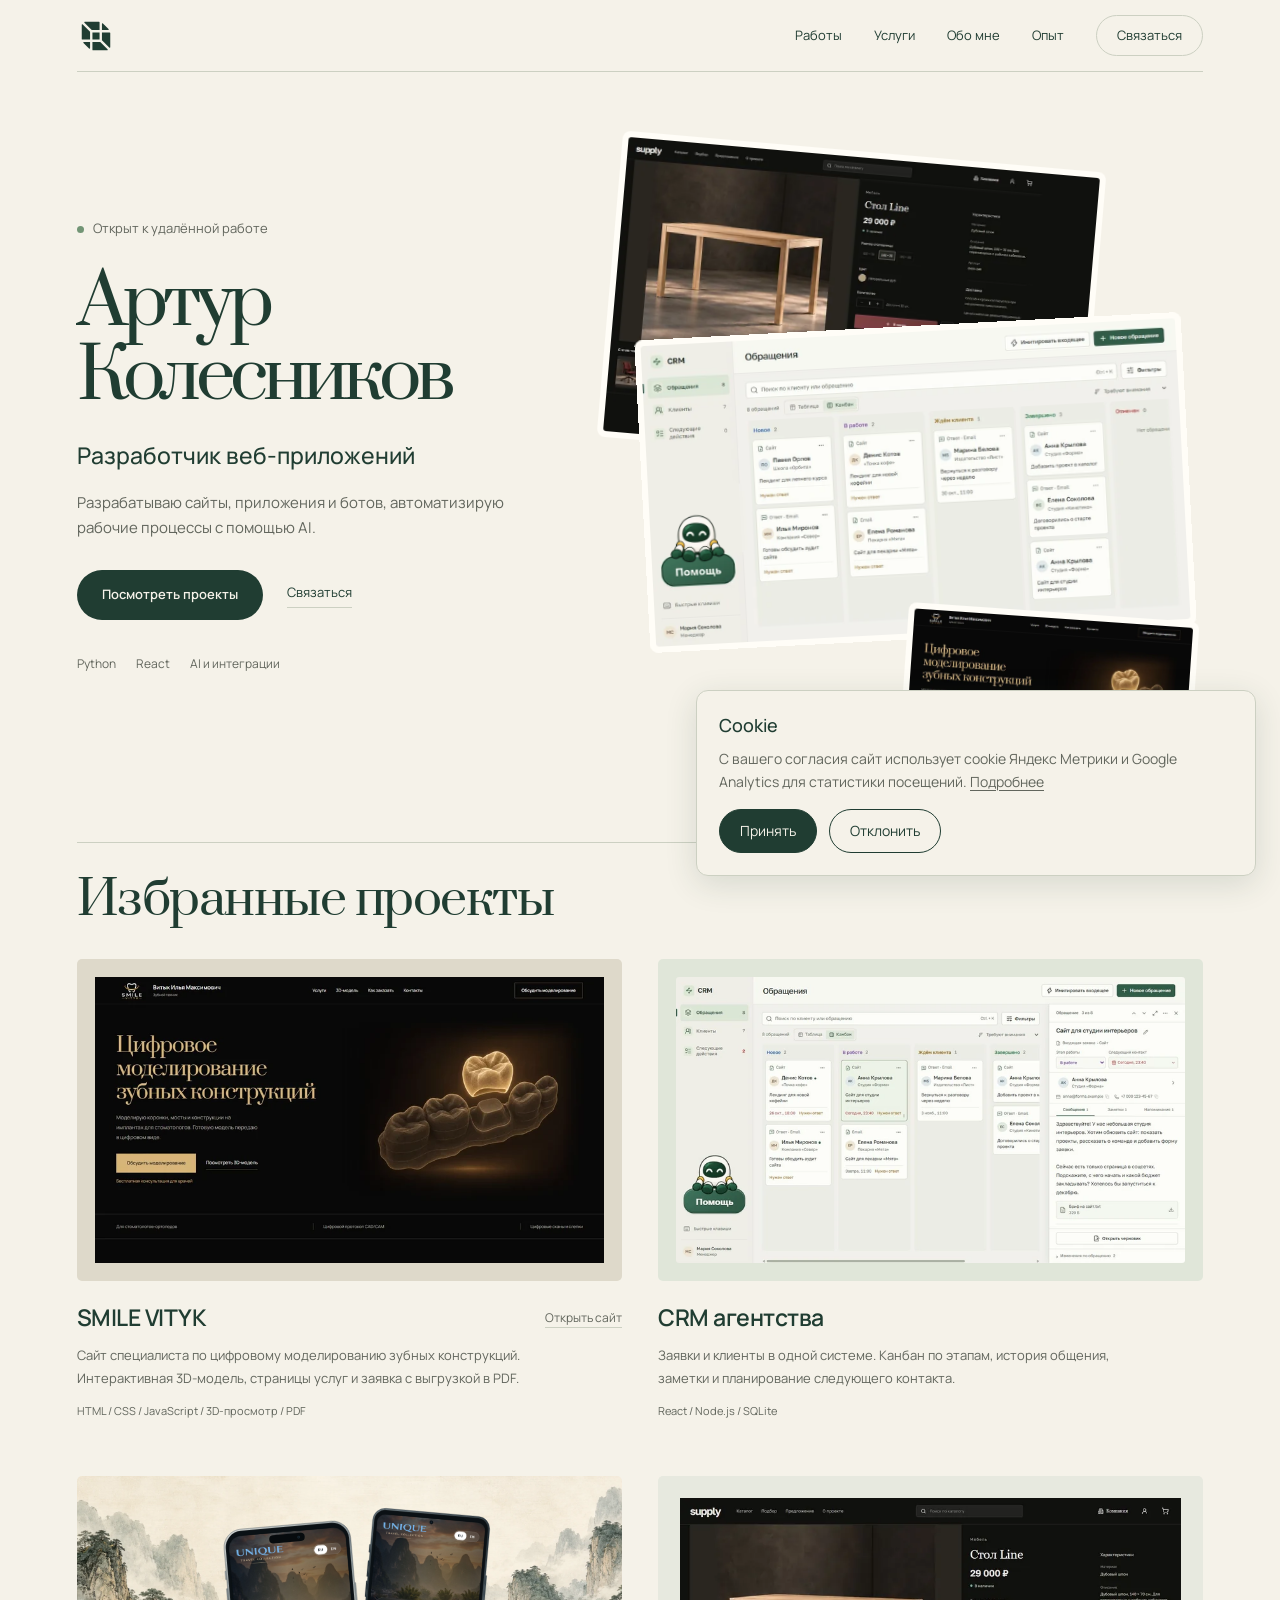
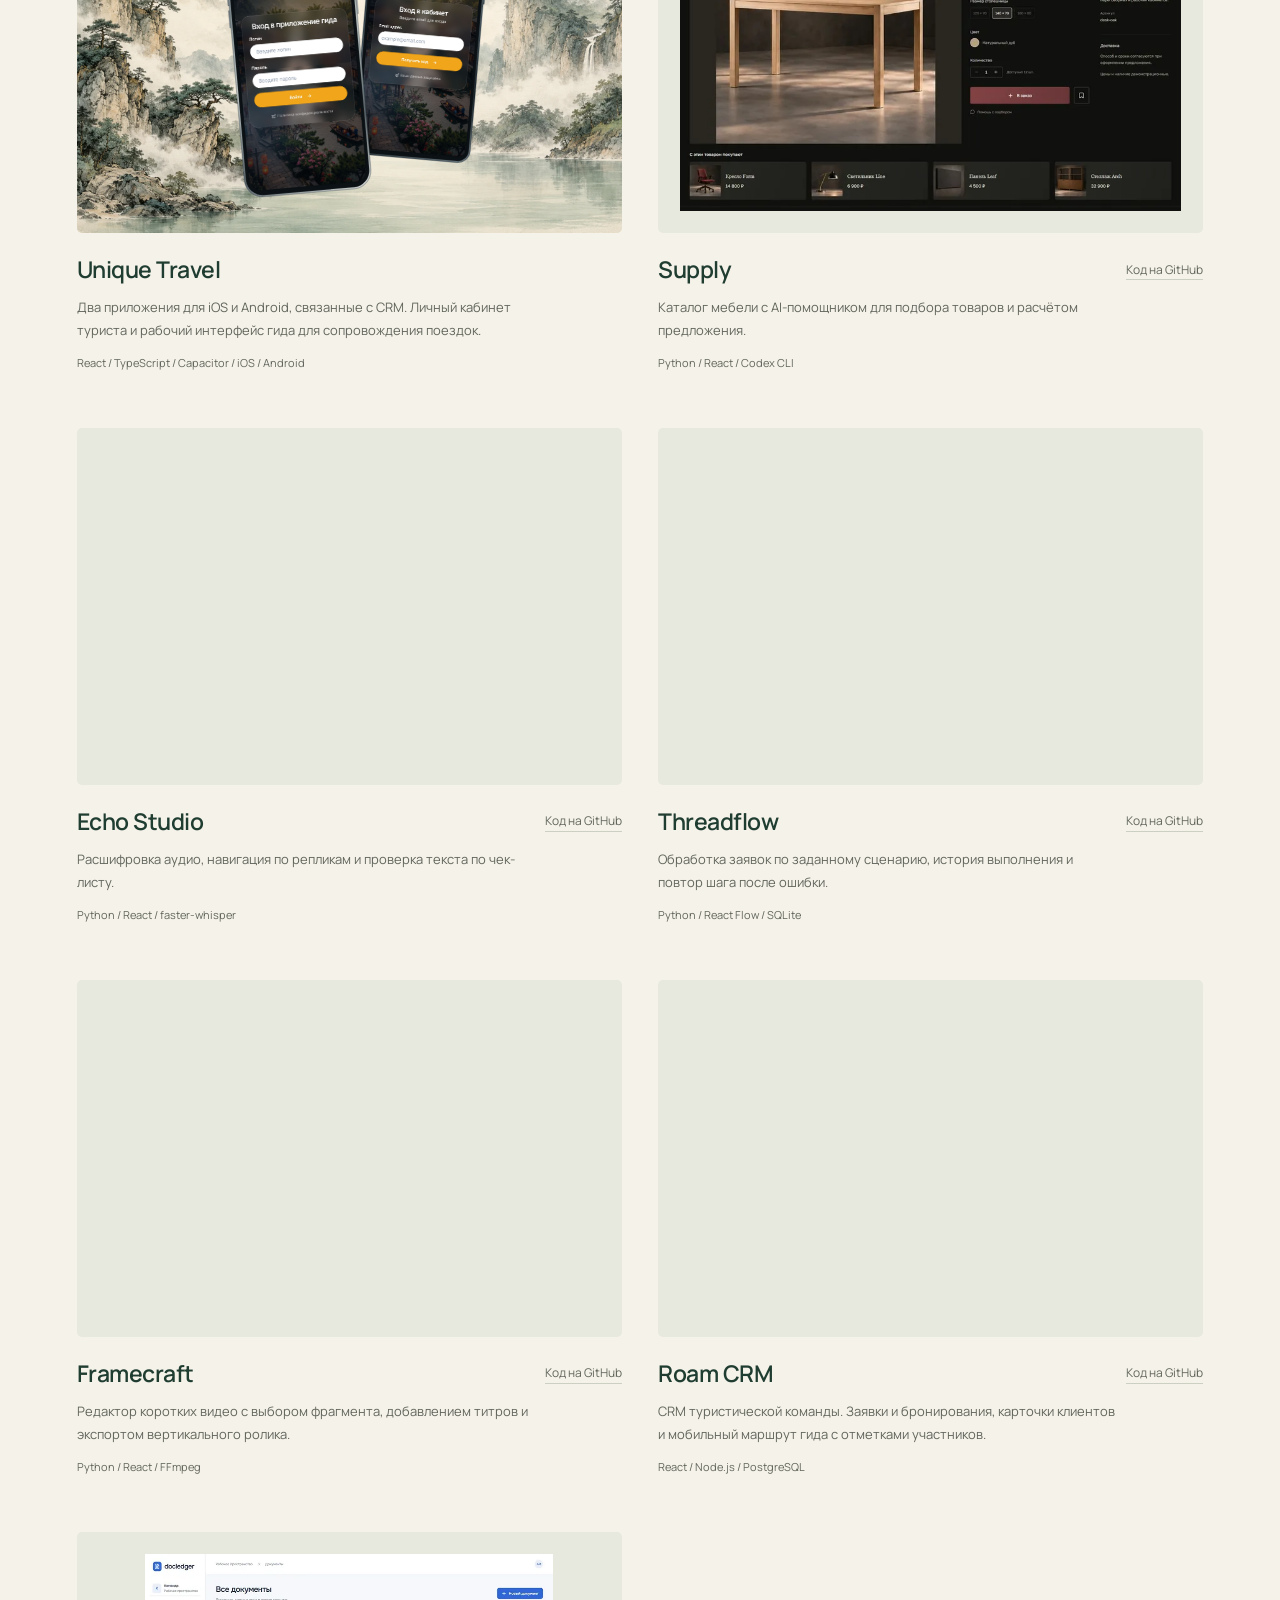
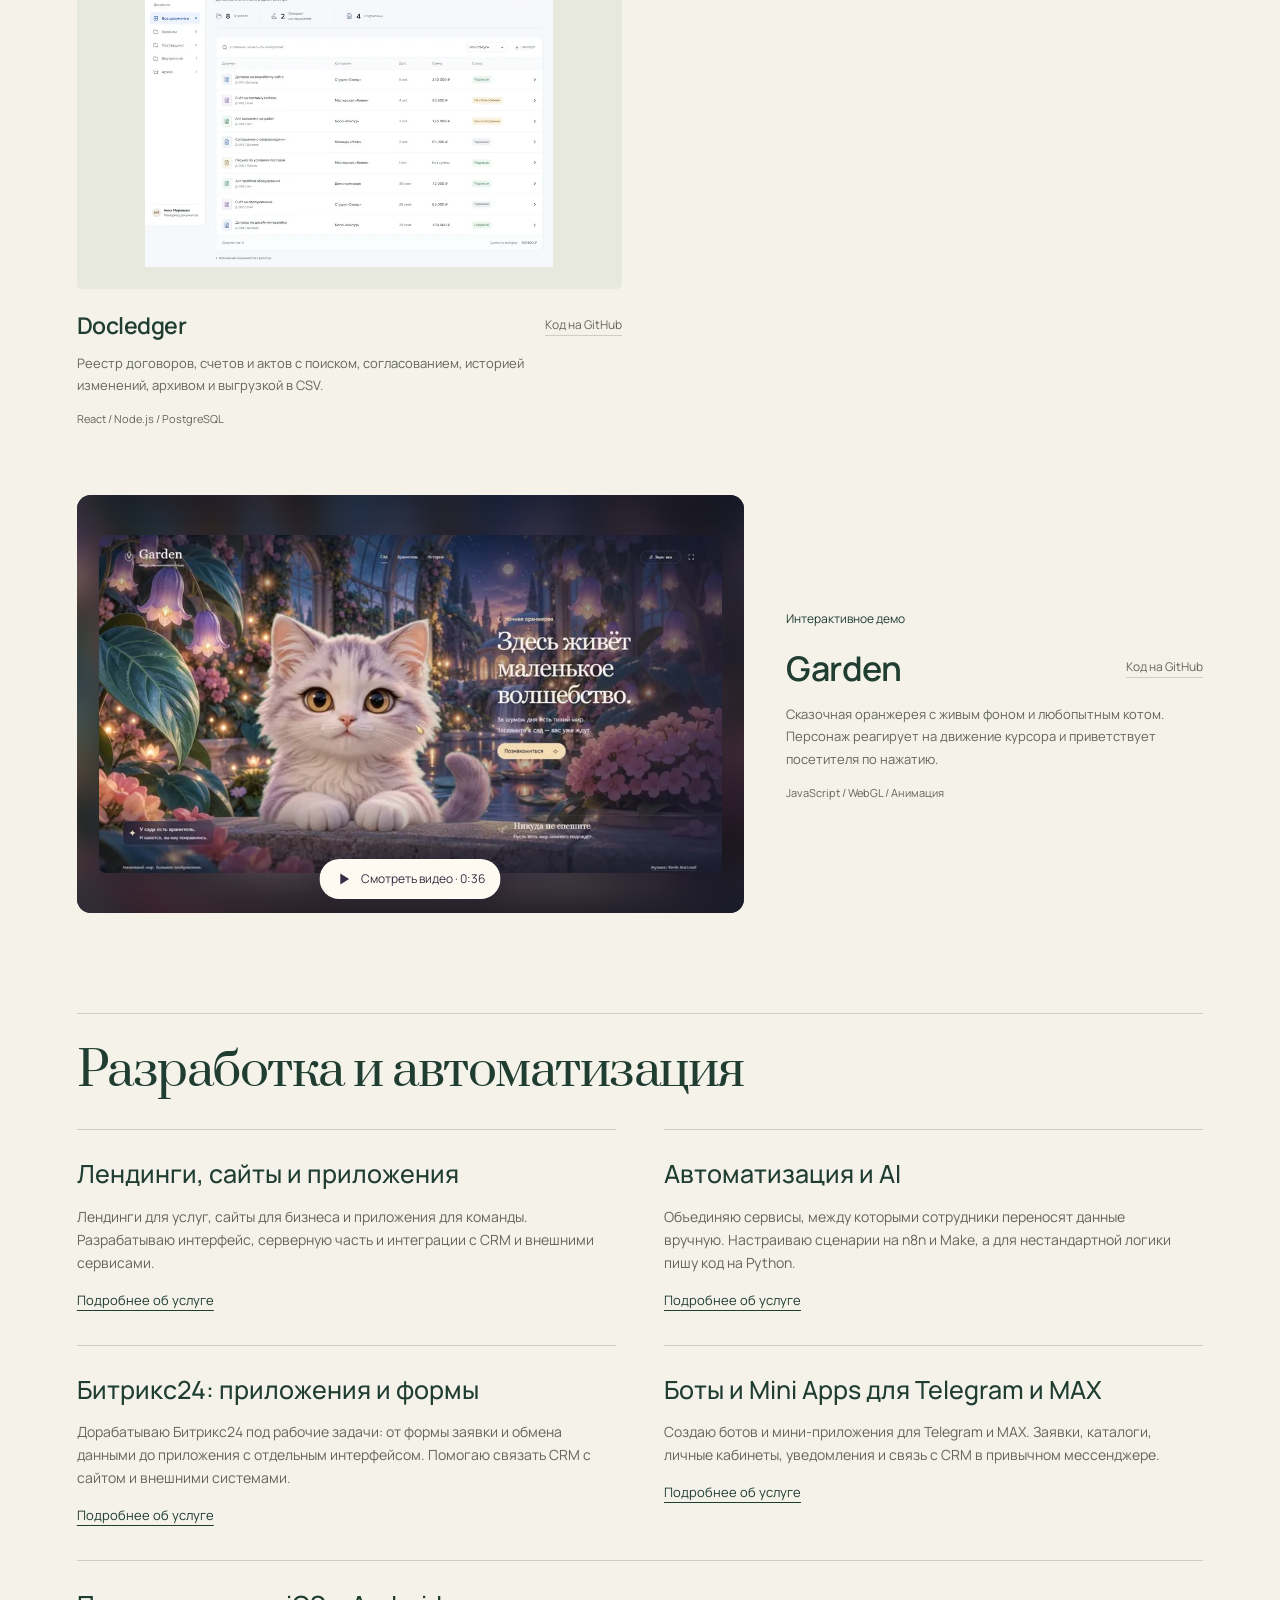
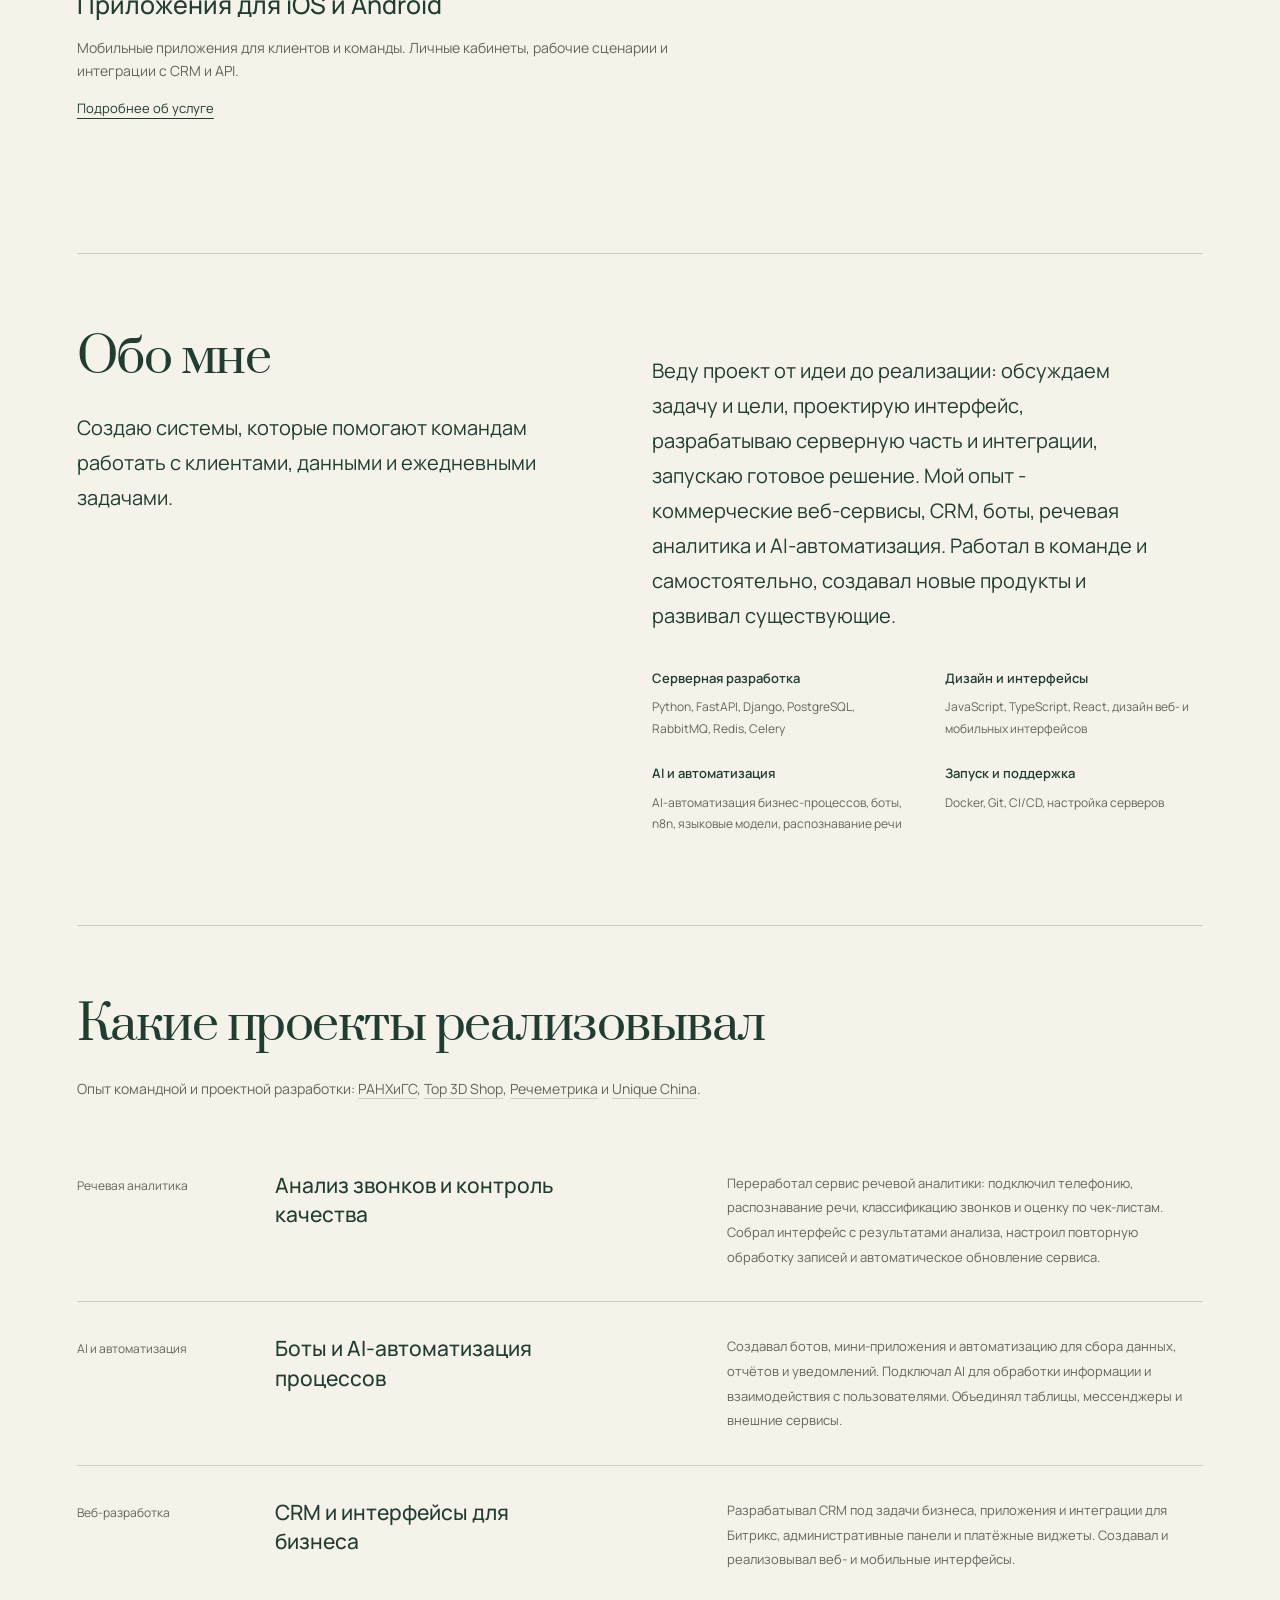
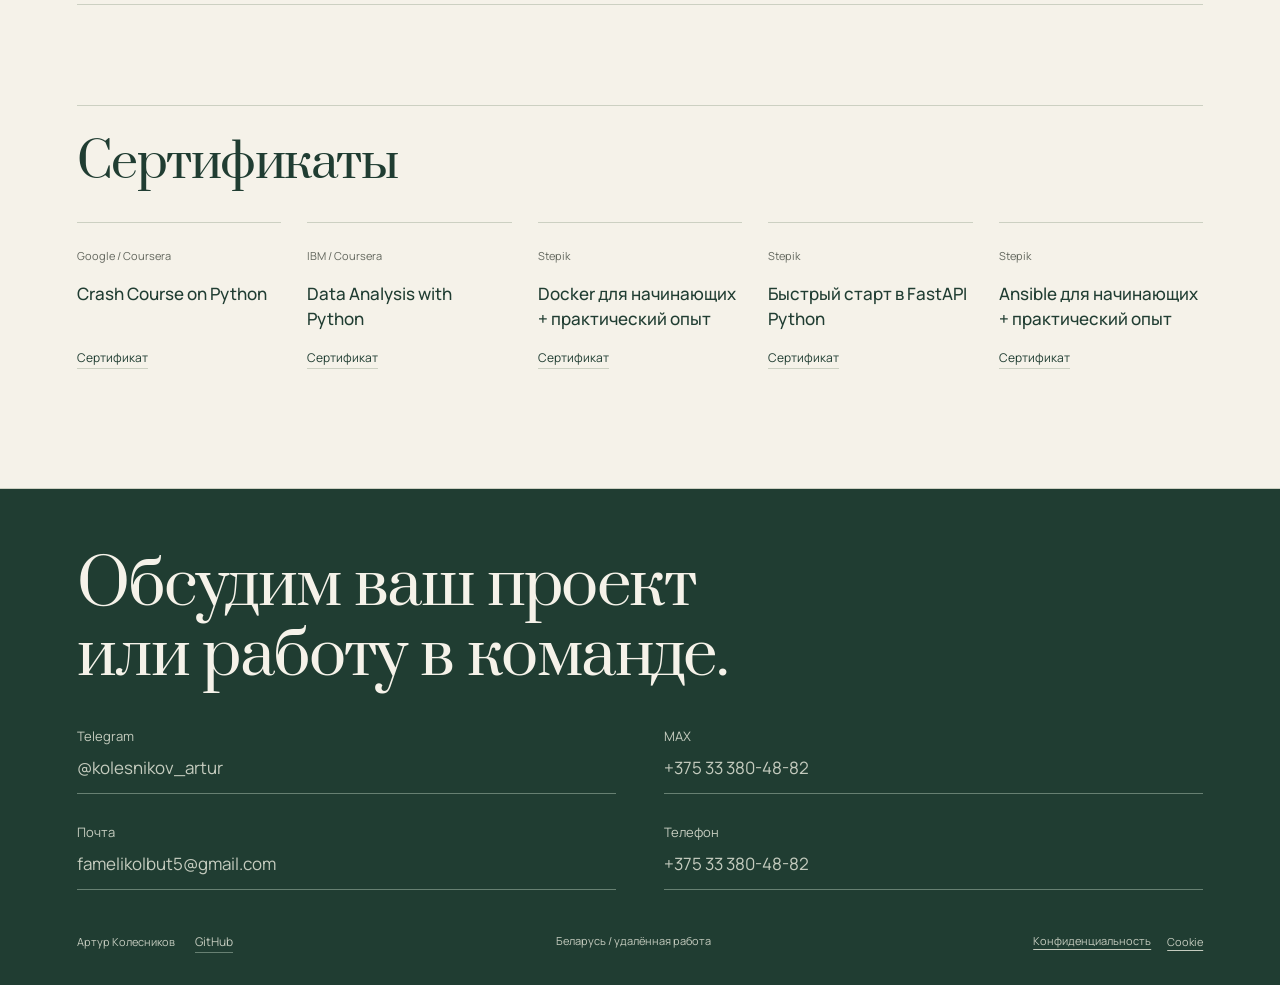
<file: index.html>
<!doctype html><html lang="ru"><head><meta charset="utf-8"><meta name="google-site-verification" content="oIaTUblN4d4ZgtjM86E1Oan5kKYgGJLXbdl76YSW1E0"><meta name="viewport" content="width=device-width,initial-scale=1"><meta name="description" content="Лендинги, сайты, приложения для iOS и Android, CRM, боты и Mini Apps для Telegram и MAX. AI-интеграции и автоматизация бизнес-процессов."><title>Артур Колесников | Сайты, приложения, AI и автоматизация</title><link rel="preload" href="assets/font-0.woff2?v=0d569e9df2a9" as="font" type="font/woff2" crossorigin><link rel="preload" href="assets/font-10.woff2?v=0d48bd5856c9" as="font" type="font/woff2" crossorigin><link rel="preload" href="assets/font-1.woff2?v=2b5387e6212d" as="font" type="font/woff2" crossorigin><link rel="preload" href="assets/font-2.woff2?v=1e7b8f41f8db" as="font" type="font/woff2" crossorigin><link rel="stylesheet" href="/style.css?v=c74d1623dc71"><link rel="canonical" href="https://arturkolesnikov.online/"><meta property="og:type" content="website"><meta property="og:locale" content="ru_RU"><meta property="og:title" content="Артур Колесников | Сайты, приложения, AI и автоматизация"><meta property="og:description" content="Лендинги, сайты, приложения для iOS и Android, CRM, боты и Mini Apps для Telegram и MAX. AI-интеграции и автоматизация бизнес-процессов."><meta property="og:url" content="https://arturkolesnikov.online/"><meta property="og:image" content="https://arturkolesnikov.online/assets/agency-crm-1200.webp?v=4243671e2fd0"><meta property="og:image:width" content="1200"><meta property="og:image:height" content="720"><meta name="twitter:card" content="summary_large_image"><meta name="twitter:image" content="https://arturkolesnikov.online/assets/agency-crm-1200.webp?v=4243671e2fd0"><script type="application/ld+json">{"@context": "https://schema.org", "@graph": [{"@type": "Person", "@id": "https://arturkolesnikov.online/#person", "name": "Артур Колесников", "url": "https://arturkolesnikov.online/", "jobTitle": "Разработчик веб-приложений", "email": "famelikolbut5@gmail.com", "telephone": "+375333804882", "sameAs": ["https://t.me/kolesnikov_artur", "https://github.com/famelikolbut5"]}, {"@type": "WebPage", "@id": "https://arturkolesnikov.online/#page", "url": "https://arturkolesnikov.online/", "name": "Артур Колесников | Сайты, приложения, AI и автоматизация", "description": "Лендинги, сайты, приложения для iOS и Android, CRM, боты и Mini Apps для Telegram и MAX. AI-интеграции и автоматизация бизнес-процессов.", "inLanguage": "ru", "author": {"@id": "https://arturkolesnikov.online/#person"}}]}</script><link rel="icon" type="image/svg+xml" href="/favicon.svg?v=589c7e2dc42a"><link rel="icon" sizes="16x16 32x32 48x48" href="/favicon.ico?v=c2b1cb429086"><noscript><style>.project-grid img[data-src]{display:none!important}.mobile-app-cover[data-lazy-background]{background-image:url(assets/unique-travel-background.webp)!important}</style></noscript></head><body class="atelier"><div class="wrap"><nav><a class="brand lettermark" href="#" aria-label="Наверх"><img src="/assets/logo-code.svg?v=ad45746a8798" alt="" width="38" height="38"></a><div class="navigation"><a href="#work">Работы</a><a href="#services">Услуги</a><a href="#about">Обо мне</a><a href="#experience">Опыт</a><a class="nav-contact" href="#contact">Связаться</a></div></nav><main><section class="hero"><div class="hero-copy"><p class="available">Открыт к удалённой работе</p><h1>Артур<br>Колесников</h1><p class="role">Разработчик веб-приложений</p><p class="intro">Разрабатываю сайты, приложения и ботов, автоматизирую рабочие процессы с помощью AI.</p><div class="actions"><a class="primary" href="#work">Посмотреть проекты</a><a class="secondary" href="#contact">Связаться</a></div><div class="tools"><span>Python</span><span>React</span><span>AI и интеграции</span></div></div><div class="hero-stage" aria-label="Три проекта Артура Колесникова"><button class="side-shot hero-project" data-work="supply" aria-label="Посмотреть Supply"><img srcset="assets/supply-hero-480.webp 480w, assets/supply-hero-800.webp 800w, assets/supply-hero-1200.webp 1200w" sizes="(max-width:600px) 90vw, (max-width:900px) 80vw, 48vw" fetchpriority="high" src="assets/supply-hero-800.webp" alt="Supply, каталог мебели с AI-помощником" width="800" height="500" decoding="async"></button><button class="main-shot hero-project" data-work="agency-crm" aria-label="Посмотреть CRM с анимированным помощником"><span class="crm-screen"><img srcset="assets/agency-crm-motion-480.webp 480w, assets/agency-crm-motion-800.webp 800w, assets/agency-crm-motion-1200.webp 1200w" sizes="(max-width:600px) 90vw, (max-width:900px) 80vw, 48vw" fetchpriority="high" src="assets/agency-crm-motion-800.webp" alt="CRM агентства с канбаном и анимированным помощником Бипом" width="1280" height="720" decoding="async"><span class="bip-frame"><img class="bip-preview" src="assets/bip-still.webp?v=73e628c5a980" data-animation="assets/bip-preview.webp?v=f96472ee8164" alt="" width="1280" height="720" fetchpriority="low" decoding="async"></span></span></button><button class="small-shot hero-project" data-work="smile-vityk" aria-label="Посмотреть сайт SMILE VITYK"><img srcset="assets/smile-vityk-hero-480.webp?v=2d8b52cf9bc0 480w, assets/smile-vityk-hero-800.webp?v=6c30d046dee1 800w, assets/smile-vityk-hero-1200.webp?v=f4b0625e9e97 1200w" sizes="(max-width:600px) 90vw, (max-width:900px) 80vw, 48vw" src="assets/smile-vityk-hero-800.webp?v=6c30d046dee1" alt="Цифровое моделирование зубных конструкций, сайт Ильи Витыка" width="1280" height="720" decoding="async"></button></div></section><section class="works" id="work"><div class="work-heading"><h2>Избранные проекты</h2></div><div class="project-grid"><article class="project project-smile-vityk">
<button class="work-image dental-cover" data-work="smile-vityk" aria-label="Посмотреть проект SMILE VITYK"><img data-srcset="assets/smile-vityk-480.webp?v=9ca80a7f38d2 480w, assets/smile-vityk-800.webp?v=043ea4cef665 800w, assets/smile-vityk-1200.webp?v=204a44bb9127 1200w" sizes="(max-width:600px) 90vw, (max-width:900px) 80vw, 48vw" src="data:image/svg+xml,%3Csvg xmlns=%22http://www.w3.org/2000/svg%22 width=%221280%22 height=%22720%22/%3E" data-src="assets/smile-vityk-800.webp?v=043ea4cef665" alt="Сайт SMILE VITYK о цифровом моделировании зубных конструкций" width="1280" height="720" decoding="async" loading="lazy"><noscript><img srcset="assets/smile-vityk-480.webp?v=9ca80a7f38d2 480w, assets/smile-vityk-800.webp?v=043ea4cef665 800w, assets/smile-vityk-1200.webp?v=204a44bb9127 1200w" sizes="(max-width:600px) 90vw, (max-width:900px) 80vw, 48vw" src="assets/smile-vityk-800.webp?v=043ea4cef665" alt="Сайт SMILE VITYK о цифровом моделировании зубных конструкций" width="1280" height="720" decoding="async" loading="lazy"></noscript></button>
<div class="project-copy"><div class="project-heading"><h3>SMILE VITYK</h3><a href="https://smilevityk.by/" target="_blank" rel="noopener noreferrer">Открыть сайт</a></div><p>Сайт специалиста по цифровому моделированию зубных конструкций. Интерактивная 3D-модель, страницы услуг и заявка с выгрузкой в PDF.</p><p class="stack">HTML / CSS / JavaScript / 3D-просмотр / PDF</p></div>
</article>
<article class="project project-agency-crm">
<button class="work-image crm-cover" data-work="agency-crm" data-static="true" aria-label="Посмотреть CRM агентства"><span class="crm-screen"><img data-srcset="assets/agency-crm-480.webp?v=40ccf4312598 480w, assets/agency-crm-800.webp?v=f8a2fe6cc7e8 800w, assets/agency-crm-1200.webp?v=4243671e2fd0 1200w" sizes="(max-width:600px) 90vw, (max-width:900px) 80vw, 48vw" src="data:image/svg+xml,%3Csvg xmlns=%22http://www.w3.org/2000/svg%22 width=%221280%22 height=%22720%22/%3E" data-src="assets/agency-crm-800.webp?v=f8a2fe6cc7e8" alt="CRM агентства с канбаном и анимированным помощником Бипом" width="1280" height="720" decoding="async" loading="lazy"><noscript><img srcset="assets/agency-crm-480.webp?v=40ccf4312598 480w, assets/agency-crm-800.webp?v=f8a2fe6cc7e8 800w, assets/agency-crm-1200.webp?v=4243671e2fd0 1200w" sizes="(max-width:600px) 90vw, (max-width:900px) 80vw, 48vw" src="assets/agency-crm-800.webp?v=f8a2fe6cc7e8" alt="CRM агентства с канбаном и анимированным помощником Бипом" width="1280" height="720" decoding="async" loading="lazy"></noscript></span></button>
<div class="project-copy"><div class="project-heading"><h3>CRM агентства</h3></div><p>Заявки и клиенты в одной системе. Канбан по этапам, история общения, заметки и планирование следующего контакта.</p><p class="stack">React / Node.js / SQLite</p></div>
</article><article class="project project-mobile-apps"><button class="work-image mobile-app-cover" data-lazy-background data-work="unique-travel" aria-label="Посмотреть приложения для туристов и гидов"><span class="app-devices"><span class="app-phone app-phone-guide app-phone-iphone" aria-label="iPhone"><img class="device-mockup" src="data:image/svg+xml,%3Csvg xmlns=%22http://www.w3.org/2000/svg%22 width=%22520%22 height=%22944%22/%3E" data-src="assets/unique-travel-iphone.svg?v=606f46e876f7" alt="Оригинальный экран приложения гида на iPhone" width="520" height="944" fetchpriority="low" loading="lazy" decoding="async"><noscript><img class="device-mockup" src="assets/unique-travel-iphone.svg?v=606f46e876f7" alt="Оригинальный экран приложения гида на iPhone" width="520" height="944" fetchpriority="low" loading="lazy" decoding="async"></noscript><img class="bird-preview" src="data:image/svg+xml,%3Csvg xmlns=%22http://www.w3.org/2000/svg%22 width=%22430%22 height=%22320%22/%3E" data-src="assets/travel-birds-still.webp" data-still="assets/travel-birds-still.webp" data-animation="assets/travel-birds.webp" alt="" width="430" height="320" loading="lazy" decoding="async"><noscript><img class="bird-preview" src="assets/travel-birds-still.webp" data-still="assets/travel-birds-still.webp" data-animation="assets/travel-birds.webp" alt="" width="430" height="320" loading="lazy" decoding="async"></noscript></span><span class="app-phone app-phone-tourist app-phone-android" aria-label="Android"><img class="device-mockup" src="data:image/svg+xml,%3Csvg xmlns=%22http://www.w3.org/2000/svg%22 width=%22520%22 height=%22944%22/%3E" data-src="assets/unique-travel-android.svg?v=cbf7f6e3d1ae" alt="Оригинальный экран кабинета туриста на Android" width="520" height="944" fetchpriority="low" loading="lazy" decoding="async"><noscript><img class="device-mockup" src="assets/unique-travel-android.svg?v=cbf7f6e3d1ae" alt="Оригинальный экран кабинета туриста на Android" width="520" height="944" fetchpriority="low" loading="lazy" decoding="async"></noscript><img class="bird-preview" src="data:image/svg+xml,%3Csvg xmlns=%22http://www.w3.org/2000/svg%22 width=%22430%22 height=%22320%22/%3E" data-src="assets/travel-birds-still.webp" data-still="assets/travel-birds-still.webp" data-animation="assets/travel-birds.webp" alt="" width="430" height="320" loading="lazy" decoding="async"><noscript><img class="bird-preview" src="assets/travel-birds-still.webp" data-still="assets/travel-birds-still.webp" data-animation="assets/travel-birds.webp" alt="" width="430" height="320" loading="lazy" decoding="async"></noscript></span></span></button><div class="project-copy"><div class="project-heading"><h3>Unique Travel</h3></div><p>Два приложения для iOS и Android, связанные с CRM. Личный кабинет туриста и рабочий интерфейс гида для сопровождения поездок.</p><p class="stack">React / TypeScript / Capacitor / iOS / Android</p></div></article><article class="project"><button class="work-image" data-work="supply" aria-label="Посмотреть Supply"><img data-srcset="assets/supply-480.webp?v=framed20261029 480w, assets/supply-800.webp?v=framed20261029 800w, assets/supply-1200.webp?v=framed20261029 1200w" sizes="(max-width: 600px) 90vw, (max-width: 900px) 70vw, 50vw" loading="lazy" src="data:image/svg+xml,%3Csvg xmlns=%22http://www.w3.org/2000/svg%22 width=%221652%22 height=%221033%22/%3E" data-src="assets/supply-800.webp?v=framed20261029" alt="Supply - интерфейс проекта" width="1454" height="909" decoding="async"><noscript><img srcset="assets/supply-480.webp?v=framed20261029 480w, assets/supply-800.webp?v=framed20261029 800w, assets/supply-1200.webp?v=framed20261029 1200w" sizes="(max-width: 600px) 90vw, (max-width: 900px) 70vw, 50vw" loading="lazy" src="assets/supply-800.webp?v=framed20261029" alt="Supply - интерфейс проекта" width="1454" height="909" decoding="async"></noscript></button><div class="project-copy"><div class="project-heading"><h3>Supply</h3><a href="https://github.com/famelikolbut5/supply" target="_blank" rel="noreferrer">Код на GitHub</a></div><p>Каталог мебели с AI-помощником для подбора товаров и расчётом предложения.</p><p class="stack">Python / React / Codex CLI</p></div></article><article class="project"><button class="work-image" data-work="echo-studio" aria-label="Посмотреть Echo Studio"><img data-srcset="assets/echo-studio-480.webp?v=framed20261029 480w, assets/echo-studio-800.webp?v=framed20261029 800w, assets/echo-studio-1200.webp?v=framed20261029 1200w" sizes="(max-width: 600px) 90vw, (max-width: 900px) 70vw, 50vw" loading="lazy" src="data:image/svg+xml,%3Csvg xmlns=%22http://www.w3.org/2000/svg%22 width=%221652%22 height=%221033%22/%3E" data-src="assets/echo-studio-800.webp?v=framed20261029" alt="Echo Studio - интерфейс проекта" width="1454" height="909" decoding="async"><noscript><img srcset="assets/echo-studio-480.webp?v=framed20261029 480w, assets/echo-studio-800.webp?v=framed20261029 800w, assets/echo-studio-1200.webp?v=framed20261029 1200w" sizes="(max-width: 600px) 90vw, (max-width: 900px) 70vw, 50vw" loading="lazy" src="assets/echo-studio-800.webp?v=framed20261029" alt="Echo Studio - интерфейс проекта" width="1454" height="909" decoding="async"></noscript></button><div class="project-copy"><div class="project-heading"><h3>Echo Studio</h3><a href="https://github.com/famelikolbut5/echo-studio" target="_blank" rel="noreferrer">Код на GitHub</a></div><p>Расшифровка аудио, навигация по репликам и проверка текста по чек-листу.</p><p class="stack">Python / React / faster-whisper</p></div></article><article class="project"><button class="work-image" data-work="threadflow" aria-label="Посмотреть Threadflow"><img data-srcset="assets/threadflow-480.webp?v=framed20261029 480w, assets/threadflow-800.webp?v=framed20261029 800w, assets/threadflow-1200.webp?v=framed20261029 1200w" sizes="(max-width: 600px) 90vw, (max-width: 900px) 70vw, 50vw" loading="lazy" src="data:image/svg+xml,%3Csvg xmlns=%22http://www.w3.org/2000/svg%22 width=%221652%22 height=%221033%22/%3E" data-src="assets/threadflow-800.webp?v=framed20261029" alt="Threadflow - интерфейс проекта" width="1454" height="909" decoding="async"><noscript><img srcset="assets/threadflow-480.webp?v=framed20261029 480w, assets/threadflow-800.webp?v=framed20261029 800w, assets/threadflow-1200.webp?v=framed20261029 1200w" sizes="(max-width: 600px) 90vw, (max-width: 900px) 70vw, 50vw" loading="lazy" src="assets/threadflow-800.webp?v=framed20261029" alt="Threadflow - интерфейс проекта" width="1454" height="909" decoding="async"></noscript></button><div class="project-copy"><div class="project-heading"><h3>Threadflow</h3><a href="https://github.com/famelikolbut5/threadflow" target="_blank" rel="noreferrer">Код на GitHub</a></div><p>Обработка заявок по заданному сценарию, история выполнения и повтор шага после ошибки.</p><p class="stack">Python / React Flow / SQLite</p></div></article><article class="project"><button class="work-image" data-work="framecraft" aria-label="Посмотреть Framecraft"><img data-srcset="assets/framecraft-480.webp?v=framed20261029b 480w, assets/framecraft-800.webp?v=framed20261029b 800w, assets/framecraft-1200.webp?v=framed20261029b 1200w" sizes="(max-width: 600px) 90vw, (max-width: 900px) 70vw, 50vw" loading="lazy" src="data:image/svg+xml,%3Csvg xmlns=%22http://www.w3.org/2000/svg%22 width=%221652%22 height=%221033%22/%3E" data-src="assets/framecraft-800.webp?v=framed20261029b" alt="Framecraft - интерфейс проекта" width="1454" height="909" decoding="async"><noscript><img srcset="assets/framecraft-480.webp?v=framed20261029b 480w, assets/framecraft-800.webp?v=framed20261029b 800w, assets/framecraft-1200.webp?v=framed20261029b 1200w" sizes="(max-width: 600px) 90vw, (max-width: 900px) 70vw, 50vw" loading="lazy" src="assets/framecraft-800.webp?v=framed20261029b" alt="Framecraft - интерфейс проекта" width="1454" height="909" decoding="async"></noscript></button><div class="project-copy"><div class="project-heading"><h3>Framecraft</h3><a href="https://github.com/famelikolbut5/framecraft" target="_blank" rel="noreferrer">Код на GitHub</a></div><p>Редактор коротких видео с выбором фрагмента, добавлением титров и экспортом вертикального ролика.</p><p class="stack">Python / React / FFmpeg</p></div></article><article class="project"><button class="work-image" data-work="roam-crm" aria-label="Посмотреть Roam CRM"><img data-srcset="assets/roam-crm-480.webp?v=framed20261029 480w, assets/roam-crm-800.webp?v=framed20261029 800w, assets/roam-crm-1200.webp?v=framed20261029 1200w" sizes="(max-width: 600px) 90vw, (max-width: 900px) 70vw, 50vw" loading="lazy" src="data:image/svg+xml,%3Csvg xmlns=%22http://www.w3.org/2000/svg%22 width=%221652%22 height=%221097%22/%3E" data-src="assets/roam-crm-800.webp?v=framed20261029" alt="Roam CRM - интерфейс проекта" width="1454" height="966" decoding="async"><noscript><img srcset="assets/roam-crm-480.webp?v=framed20261029 480w, assets/roam-crm-800.webp?v=framed20261029 800w, assets/roam-crm-1200.webp?v=framed20261029 1200w" sizes="(max-width: 600px) 90vw, (max-width: 900px) 70vw, 50vw" loading="lazy" src="assets/roam-crm-800.webp?v=framed20261029" alt="Roam CRM - интерфейс проекта" width="1454" height="966" decoding="async"></noscript></button><div class="project-copy"><div class="project-heading"><h3>Roam CRM</h3><a href="https://github.com/famelikolbut5/roam-crm" target="_blank" rel="noreferrer">Код на GitHub</a></div><p>CRM туристической команды. Заявки и бронирования, карточки клиентов и мобильный маршрут гида с отметками участников.</p><p class="stack">React / Node.js / PostgreSQL</p></div></article><article class="project"><button class="work-image" data-work="docledger" aria-label="Посмотреть Docledger"><img data-srcset="assets/docledger-480.webp?v=framed20261029 480w, assets/docledger-800.webp?v=framed20261029 800w, assets/docledger-1200.webp?v=framed20261029 1200w" sizes="(max-width: 600px) 90vw, (max-width: 900px) 70vw, 50vw" loading="lazy" src="data:image/svg+xml,%3Csvg xmlns=%22http://www.w3.org/2000/svg%22 width=%221652%22 height=%221267%22/%3E" data-src="assets/docledger-800.webp?v=framed20261029" alt="Docledger - интерфейс проекта" width="1454" height="1116" decoding="async"><noscript><img srcset="assets/docledger-480.webp?v=framed20261029 480w, assets/docledger-800.webp?v=framed20261029 800w, assets/docledger-1200.webp?v=framed20261029 1200w" sizes="(max-width: 600px) 90vw, (max-width: 900px) 70vw, 50vw" loading="lazy" src="assets/docledger-800.webp?v=framed20261029" alt="Docledger - интерфейс проекта" width="1454" height="1116" decoding="async"></noscript></button><div class="project-copy"><div class="project-heading"><h3>Docledger</h3><a href="https://github.com/famelikolbut5/docledger" target="_blank" rel="noreferrer">Код на GitHub</a></div><p>Реестр договоров, счетов и актов с поиском, согласованием, историей изменений, архивом и выгрузкой в CSV.</p><p class="stack">React / Node.js / PostgreSQL</p></div></article><article class="project project-garden"><button class="work-image garden-cover" data-work="garden" aria-label="Смотреть видео Garden со звуком"><span class="garden-cover-backdrop" aria-hidden="true"></span><img data-srcset="assets/garden-480.webp 480w, assets/garden-800.webp 800w, assets/garden-1200.webp 1200w" sizes="(max-width: 600px) 90vw, (max-width: 900px) 70vw, 50vw" loading="lazy" src="data:image/svg+xml,%3Csvg xmlns=%22http://www.w3.org/2000/svg%22 width=%221910%22 height=%221038%22/%3E" data-src="assets/garden-800.webp" alt="Garden — сказочная оранжерея с интерактивным котом" width="1910" height="1038" decoding="async"><noscript><img srcset="assets/garden-480.webp 480w, assets/garden-800.webp 800w, assets/garden-1200.webp 1200w" sizes="(max-width: 600px) 90vw, (max-width: 900px) 70vw, 50vw" loading="lazy" src="assets/garden-800.webp" alt="Garden — сказочная оранжерея с интерактивным котом" width="1910" height="1038" decoding="async"></noscript><span class="garden-play"><svg viewBox="0 0 20 20" width="16" height="16" aria-hidden="true"><path d="M6 3v14l11-7Z" fill="currentColor"/></svg>Смотреть видео · 0:36</span></button><div class="project-copy"><span class="garden-category">Интерактивное демо</span><div class="project-heading"><h3>Garden</h3><a href="https://github.com/famelikolbut5/garden" target="_blank" rel="noreferrer">Код на GitHub</a></div><p>Сказочная оранжерея с живым фоном и любопытным котом. Персонаж реагирует на движение курсора и приветствует посетителя по нажатию.</p><p class="stack">JavaScript / WebGL / Анимация</p></div></article></div></section><section class="services" id="services"><div class="work-heading"><h2>Разработка и автоматизация</h2></div><div class="service-list"><a class="service-link" href="/services/web-development/"><h3>Лендинги, сайты и приложения</h3><p>Лендинги для услуг, сайты для бизнеса и приложения для команды. Разрабатываю интерфейс, серверную часть и интеграции с CRM и внешними сервисами.</p><span>Подробнее об услуге</span></a><a class="service-link" href="/services/automation/"><h3>Автоматизация и AI</h3><p>Объединяю сервисы, между которыми сотрудники переносят данные вручную. Настраиваю сценарии на n8n и Make, а для нестандартной логики пишу код на Python.</p><span>Подробнее об услуге</span></a><a class="service-link" href="/services/bitrix24/"><h3>Битрикс24: приложения и формы</h3><p>Дорабатываю Битрикс24 под рабочие задачи: от формы заявки и обмена данными до приложения с отдельным интерфейсом. Помогаю связать CRM с сайтом и внешними системами.</p><span>Подробнее об услуге</span></a><a class="service-link" href="/services/telegram-bots/"><h3>Боты и Mini Apps для Telegram и MAX</h3><p>Создаю ботов и мини-приложения для Telegram и MAX. Заявки, каталоги, личные кабинеты, уведомления и связь с CRM в привычном мессенджере.</p><span>Подробнее об услуге</span></a><a class="service-link mobile-service" href="/services/mobile-apps/"><h3>Приложения для iOS и Android</h3><p>Мобильные приложения для клиентов и команды. Личные кабинеты, рабочие сценарии и интеграции с CRM и API.</p><span>Подробнее об услуге</span></a></div></section><section class="about" id="about"><div><h2 class="section-heading">Обо мне</h2><p class="about-copy">Создаю системы, которые помогают командам работать с клиентами, данными и ежедневными задачами.</p></div><div><p class="about-copy">Веду проект от идеи до реализации: обсуждаем задачу и цели, проектирую интерфейс, разрабатываю серверную часть и интеграции, запускаю готовое решение. Мой опыт - коммерческие веб-сервисы, CRM, боты, речевая аналитика и AI-автоматизация. Работал в команде и самостоятельно, создавал новые продукты и развивал существующие.</p><div class="skills"><div><h3>Серверная разработка</h3><p>Python, FastAPI, Django, PostgreSQL, RabbitMQ, Redis, Celery</p></div><div><h3>Дизайн и интерфейсы</h3><p>JavaScript, TypeScript, React, дизайн веб- и мобильных интерфейсов</p></div><div><h3>AI и автоматизация</h3><p>AI-автоматизация бизнес-процессов, боты, n8n, языковые модели, распознавание речи</p></div><div><h3>Запуск и поддержка</h3><p>Docker, Git, CI/CD, настройка серверов</p></div></div></div></section><section class="experience" id="experience"><h2 class="section-heading">Какие проекты реализовывал</h2><p class="experience-intro">Опыт командной и проектной разработки: <a href="https://www.ranepa.ru/" target="_blank" rel="noreferrer">РАНХиГС</a>, <a href="https://top3dshop.com/" target="_blank" rel="noreferrer">Top 3D Shop</a>, <a href="https://career.habr.com/companies/rechemetrika" target="_blank" rel="noreferrer">Речеметрика</a> и <a href="https://chinaunique.ru/" target="_blank" rel="noreferrer">Unique China</a>.</p><div class="experience-list"><article class="achievement"><span>Речевая аналитика</span><h3>Анализ звонков и контроль качества</h3><p>Переработал сервис речевой аналитики: подключил телефонию, распознавание речи, классификацию звонков и оценку по чек-листам. Собрал интерфейс с результатами анализа, настроил повторную обработку записей и автоматическое обновление сервиса.</p></article><article class="achievement"><span>AI и автоматизация</span><h3>Боты и AI-автоматизация процессов</h3><p>Создавал ботов, мини-приложения и автоматизацию для сбора данных, отчётов и уведомлений. Подключал AI для обработки информации и взаимодействия с пользователями. Объединял таблицы, мессенджеры и внешние сервисы.</p></article><article class="achievement"><span>Веб-разработка</span><h3>CRM и интерфейсы для бизнеса</h3><p>Разрабатывал CRM под задачи бизнеса, приложения и интеграции для Битрикс, административные панели и платёжные виджеты. Создавал и реализовывал веб- и мобильные интерфейсы.</p></article></div></section><section class="courses" id="courses"><div class="work-heading"><h2>Сертификаты</h2></div><div class="course-list"><button class="course" data-cert="google-python.webp" data-title="Crash Course on Python"><span>Google / Coursera</span><h3>Crash Course on Python</h3><span class="cert-open">Сертификат</span></button><button class="course" data-cert="ibm-data-analysis.webp" data-title="Data Analysis with Python"><span>IBM / Coursera</span><h3>Data Analysis with Python</h3><span class="cert-open">Сертификат</span></button><button class="course" data-cert="docker.webp" data-title="Docker для начинающих + практический опыт"><span>Stepik</span><h3>Docker для начинающих + практический опыт</h3><span class="cert-open">Сертификат</span></button><button class="course" data-cert="fastapi.webp" data-title="Быстрый старт в FastAPI Python"><span>Stepik</span><h3>Быстрый старт в FastAPI Python</h3><span class="cert-open">Сертификат</span></button><button class="course" data-cert="ansible.webp" data-title="Ansible для начинающих + практический опыт"><span>Stepik</span><h3>Ansible для начинающих + практический опыт</h3><span class="cert-open">Сертификат</span></button></div></section></main><section class="contact" id="contact"><h2>Обсудим ваш проект<br>или работу в команде.</h2><div class="contact-links contact-methods"><a href="https://t.me/kolesnikov_artur" target="_blank" rel="noopener noreferrer" data-contact="telegram"><span>Telegram</span>@kolesnikov_artur</a><div class="max-contact"><button type="button" class="copy-max" data-copy="+375333804882" aria-label="MAX: +375 33 380-48-82, скопировать номер"><span>MAX</span><span>+375 33 380-48-82</span></button><span class="copy-status" role="status" aria-live="polite"></span></div><div class="max-contact"><button type="button" class="copy-max" data-copy="famelikolbut5@gmail.com" data-contact="email" aria-label="Почта: famelikolbut5@gmail.com, скопировать адрес"><span>Почта</span><span>famelikolbut5@gmail.com</span></button><span class="copy-status" role="status" aria-live="polite"></span></div><div class="max-contact"><button type="button" class="copy-max" data-copy="+375333804882" data-contact="phone" aria-label="Телефон: +375 33 380-48-82, скопировать номер"><span>Телефон</span><span>+375 33 380-48-82</span></button><span class="copy-status" role="status" aria-live="polite"></span></div></div><footer><span>Артур Колесников <a class="footer-github" href="https://github.com/famelikolbut5" target="_blank" rel="noopener noreferrer">GitHub</a></span><span>Беларусь / удалённая работа</span><div class="footer-privacy"><a href="/privacy/">Конфиденциальность</a><button type="button" data-analytics-settings>Cookie</button></div></footer></section></div><div class="viewer" role="dialog" aria-modal="true" aria-label="Просмотр проекта" hidden><header><h2>Проект</h2><button class="close" aria-label="Закрыть"><svg viewBox="0 0 24 24" width="18" height="18" fill="none" stroke="currentColor" stroke-width="1.8" stroke-linecap="round" aria-hidden="true" focusable="false"><path d="m6 6 12 12M18 6 6 18"/></svg></button></header><div class="viewer-media"><img alt="Интерфейс проекта"><video class="project-video" controls playsinline preload="none" tabindex="0" aria-label="Garden — запись интерактивного демо" hidden></video></div><div class="viewer-info"><p></p><a class="primary" href="https://github.com/famelikolbut5" target="_blank" rel="noreferrer">Посмотреть код</a></div></div><div class="cert-viewer" role="dialog" aria-modal="true" aria-label="Сертификат курса" hidden><header><h2>Сертификат</h2><button class="close" aria-label="Закрыть сертификат">×</button></header><img alt="Сертификат"></div><script src="/script.js?v=cd08c82273a3"></script><script src="/contacts.js?v=cead63d8a680" defer></script><script src="/analytics.js?v=16270f61eb47" defer></script></body></html>
</file>
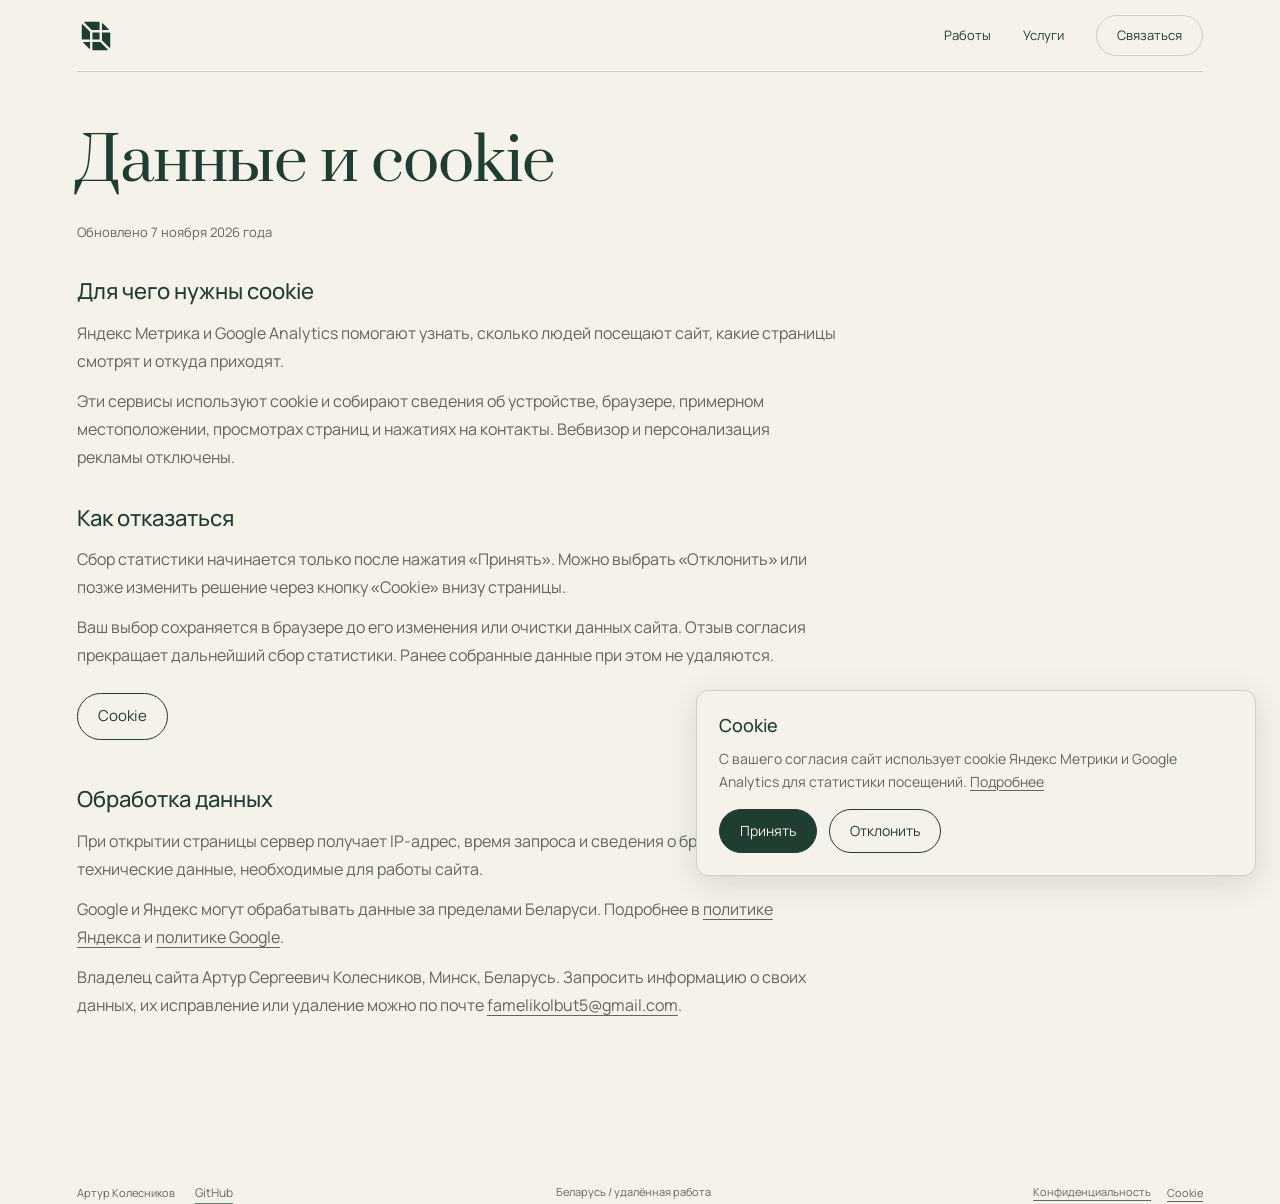
<file: privacy/index.html>
<!doctype html>
<html lang="ru">
<head>
  <meta charset="utf-8">
  <meta name="viewport" content="width=device-width,initial-scale=1">
  <title>Конфиденциальность | Артур Колесников</title>
  <meta name="description" content="Данные о посещениях, файлы cookie и управление согласием на сайте Артура Колесникова.">
  <meta name="robots" content="noindex,follow">
  <link rel="canonical" href="https://arturkolesnikov.online/privacy/">
  <link rel="preload" href="/assets/font-10.woff2?v=0d48bd5856c9" as="font" type="font/woff2" crossorigin>
  <link rel="preload" href="/assets/font-1.woff2?v=2b5387e6212d" as="font" type="font/woff2" crossorigin>
  <link rel="preload" href="/assets/font-2.woff2?v=1e7b8f41f8db" as="font" type="font/woff2" crossorigin>
  <link rel="stylesheet" href="/style.css?v=c74d1623dc71">
  <link rel="icon" type="image/svg+xml" href="/favicon.svg?v=589c7e2dc42a">
</head>
<body class="atelier privacy-page">
  <div class="wrap">
    <nav aria-label="Основная навигация">
      <a class="brand lettermark" href="/" aria-label="Артур Колесников, главная"><img src="/assets/logo-code.svg?v=ad45746a8798" alt="" width="38" height="38"></a>
      <div class="navigation"><a href="/#work">Работы</a><a href="/#services">Услуги</a><a class="nav-contact" href="/#contact">Связаться</a></div>
    </nav>
    <main class="privacy-copy">
      <h1>Данные и cookie</h1>
      <p class="privacy-date">Обновлено 7 ноября 2026 года</p>

      <h2>Для чего нужны cookie</h2>
      <p>Яндекс Метрика и Google Analytics помогают узнать, сколько людей посещают сайт, какие страницы смотрят и откуда приходят.</p>
      <p>Эти сервисы используют cookie и собирают сведения об устройстве, браузере, примерном местоположении, просмотрах страниц и нажатиях на контакты. Вебвизор и персонализация рекламы отключены.</p>

      <h2>Как отказаться</h2>
      <p>Сбор статистики начинается только после нажатия «Принять». Можно выбрать «Отклонить» или позже изменить решение через кнопку «Cookie» внизу страницы.</p>
      <p>Ваш выбор сохраняется в браузере до его изменения или очистки данных сайта. Отзыв согласия прекращает дальнейший сбор статистики. Ранее собранные данные при этом не удаляются.</p>
      <button type="button" data-analytics-settings>Cookie</button>

      <h2>Обработка данных</h2>
      <p>При открытии страницы сервер получает IP-адрес, время запроса и сведения о браузере. Это технические данные, необходимые для работы сайта.</p>
      <p>Google и Яндекс могут обрабатывать данные за пределами Беларуси. Подробнее в <a href="https://yandex.ru/legal/confidential/ru/" target="_blank" rel="noopener noreferrer">политике Яндекса</a> и <a href="https://policies.google.com/privacy?hl=ru" target="_blank" rel="noopener noreferrer">политике Google</a>.</p>
      <p>Владелец сайта Артур Сергеевич Колесников, Минск, Беларусь. Запросить информацию о своих данных, их исправление или удаление можно по почте <a href="mailto:famelikolbut5@gmail.com">famelikolbut5@gmail.com</a>.</p>
    </main>
    <footer><span>Артур Колесников <a class="footer-github" href="https://github.com/famelikolbut5" target="_blank" rel="noopener noreferrer">GitHub</a></span><span>Беларусь / удалённая работа</span><div class="footer-privacy"><a href="/privacy/">Конфиденциальность</a><button type="button" data-analytics-settings>Cookie</button></div></footer>
  </div>
  <script src="/analytics.js?v=16270f61eb47" defer></script>
</body>
</html>
</file>
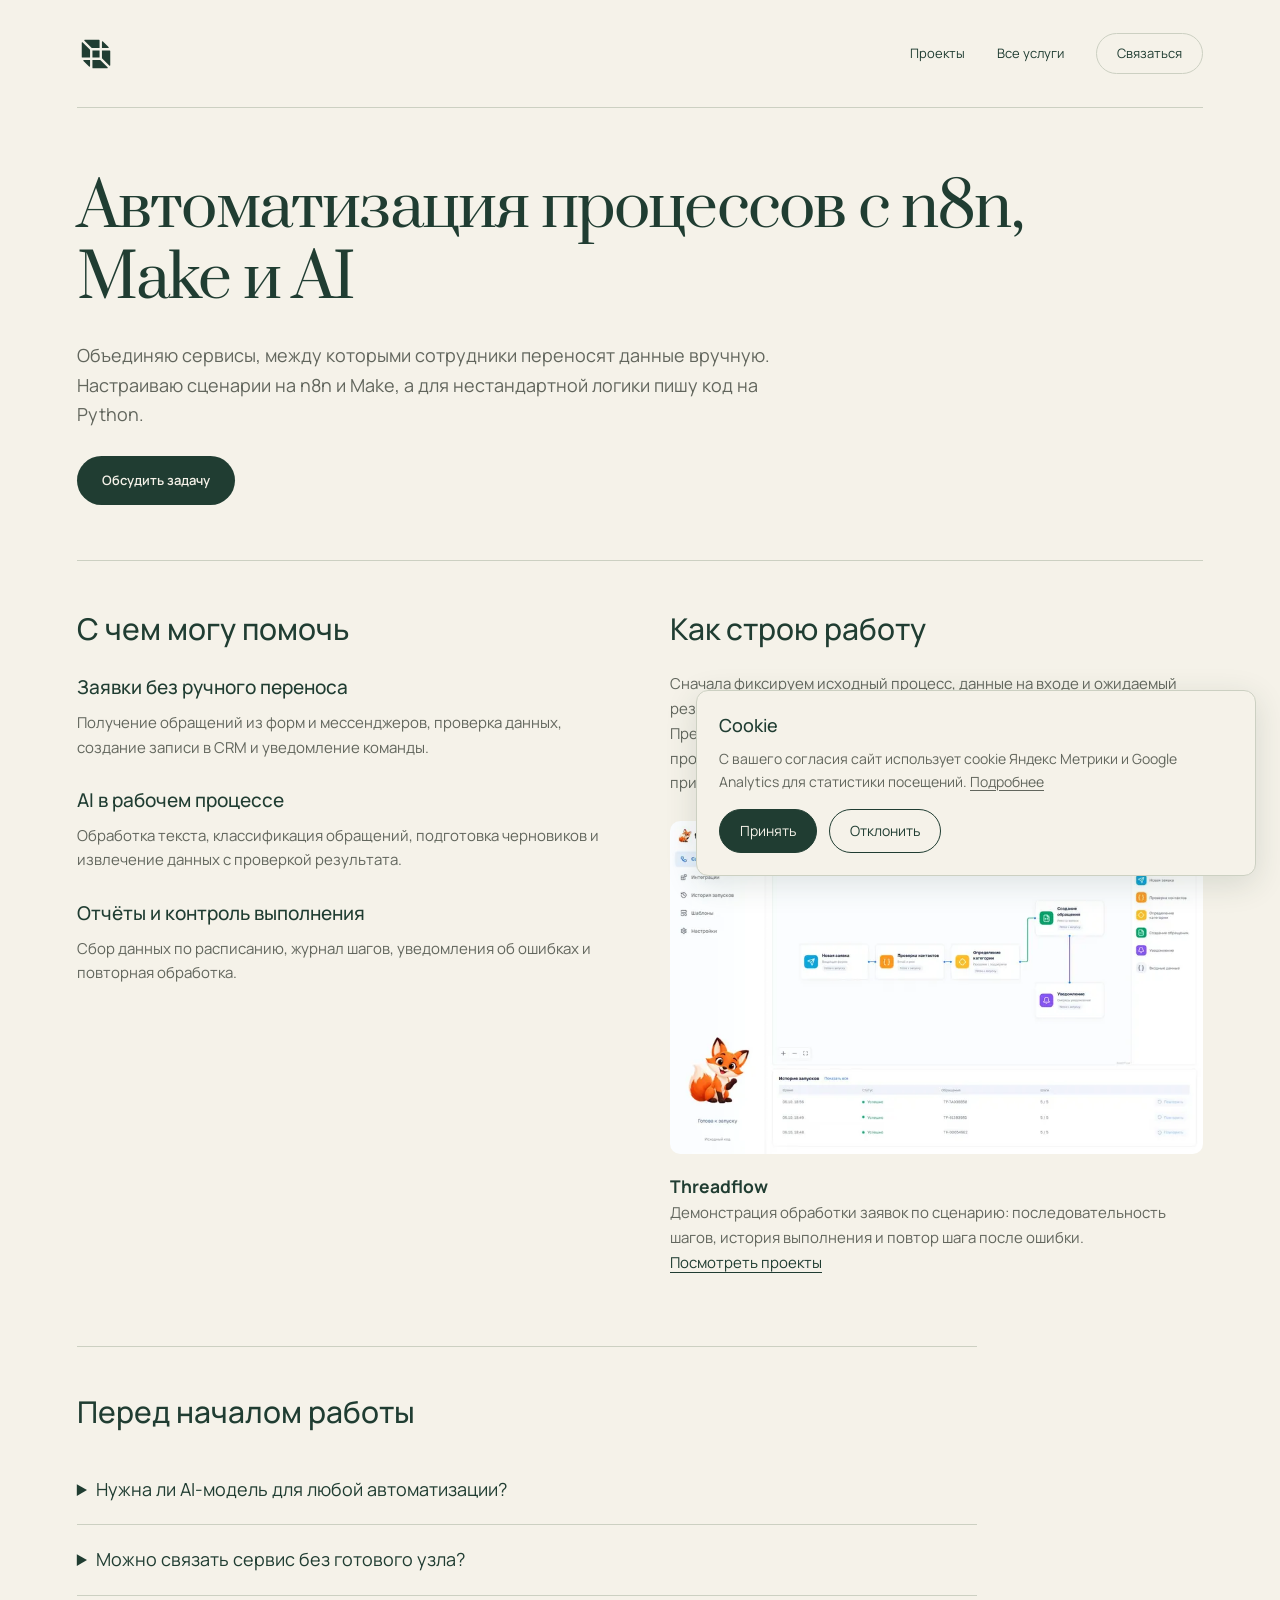
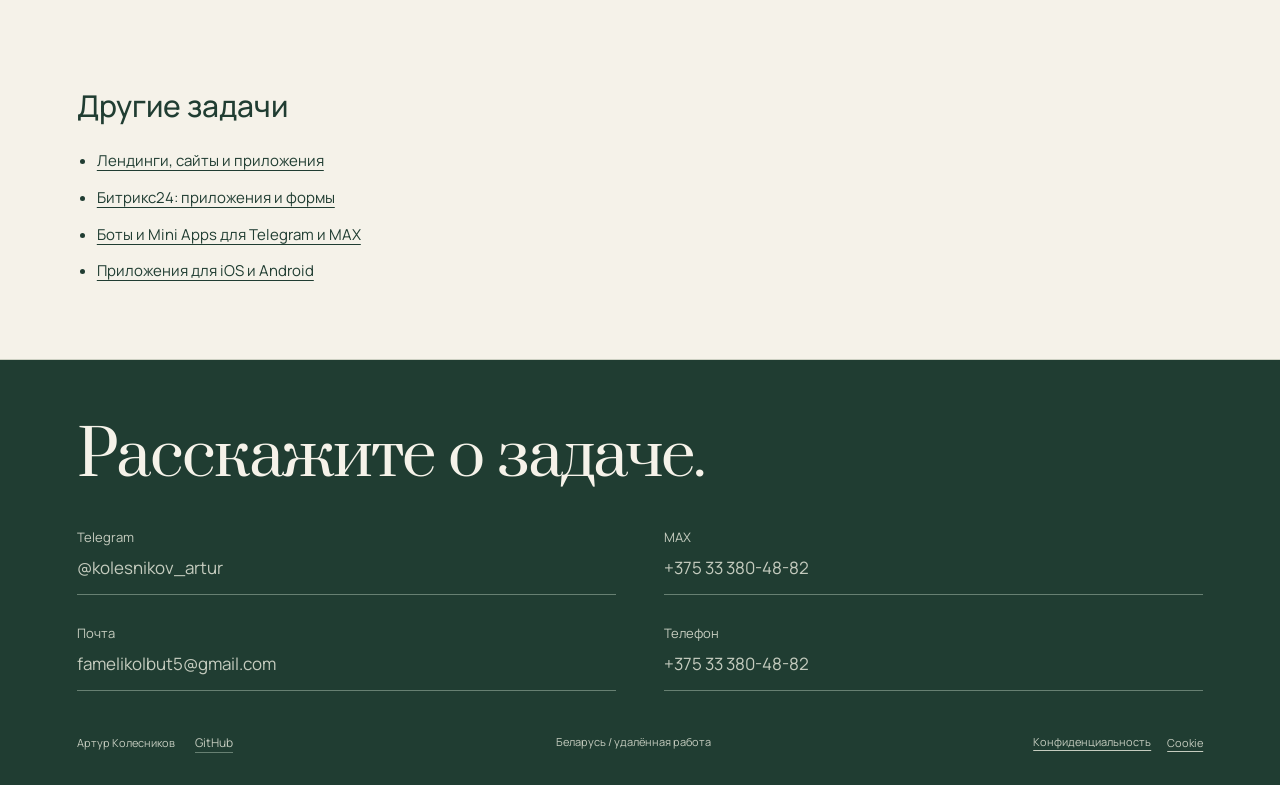
<file: services/automation/index.html>
<!doctype html><html lang="ru"><head><meta charset="utf-8"><meta name="viewport" content="width=device-width,initial-scale=1"><title>Автоматизация процессов с n8n, Make и AI | Артур Колесников</title><meta name="description" content="Автоматизация бизнес-процессов на n8n и Make, интеграции CRM, таблиц и мессенджеров, подключение LLM. Разработчик Артур Колесников."><link rel="preload" href="/assets/font-10.woff2?v=0d48bd5856c9" as="font" type="font/woff2" crossorigin><link rel="preload" href="/assets/font-1.woff2?v=2b5387e6212d" as="font" type="font/woff2" crossorigin><link rel="preload" href="/assets/font-2.woff2?v=1e7b8f41f8db" as="font" type="font/woff2" crossorigin><link rel="stylesheet" href="/style.css?v=c74d1623dc71"><link rel="canonical" href="https://arturkolesnikov.online/services/automation/"><meta property="og:type" content="website"><meta property="og:locale" content="ru_RU"><meta property="og:title" content="Автоматизация процессов с n8n, Make и AI | Артур Колесников"><meta property="og:description" content="Автоматизация бизнес-процессов на n8n и Make, интеграции CRM, таблиц и мессенджеров, подключение LLM. Разработчик Артур Колесников."><meta property="og:url" content="https://arturkolesnikov.online/services/automation/"><meta property="og:image" content="https://arturkolesnikov.online/assets/supply-social.jpg"><meta property="og:image:width" content="1200"><meta property="og:image:height" content="630"><meta name="twitter:card" content="summary_large_image"><script type="application/ld+json">{"@context": "https://schema.org", "@graph": [{"@type": "Person", "@id": "https://arturkolesnikov.online/#person", "name": "Артур Колесников", "url": "https://arturkolesnikov.online/", "jobTitle": "Разработчик Python и веб-приложений", "email": "famelikolbut5@gmail.com", "telephone": "+375333804882", "sameAs": ["https://t.me/kolesnikov_artur", "https://github.com/famelikolbut5"]}, {"@type": "WebPage", "@id": "https://arturkolesnikov.online/services/automation/#page", "url": "https://arturkolesnikov.online/services/automation/", "name": "Автоматизация процессов с n8n, Make и AI | Артур Колесников", "description": "Автоматизация бизнес-процессов на n8n и Make, интеграции CRM, таблиц и мессенджеров, подключение LLM. Разработчик Артур Колесников.", "inLanguage": "ru", "author": {"@id": "https://arturkolesnikov.online/#person"}}, {"@type": "Service", "name": "Автоматизация процессов с n8n, Make и AI", "url": "https://arturkolesnikov.online/services/automation/", "provider": {"@id": "https://arturkolesnikov.online/#person"}}]}</script><link rel="icon" type="image/svg+xml" href="/favicon.svg?v=589c7e2dc42a"><link rel="icon" sizes="16x16 32x32 48x48" href="/favicon.ico?v=c2b1cb429086"></head><body class="atelier service-page"><div class="wrap"><nav><a class="brand lettermark" href="/" aria-label="Артур Колесников | главная"><img src="/assets/logo-code.svg?v=ad45746a8798" alt="" width="38" height="38"></a><div class="navigation"><a href="/#work">Проекты</a><a href="/#services">Все услуги</a><a class="nav-contact" href="#contact">Связаться</a></div></nav><main><section class="service-hero"><h1>Автоматизация процессов с n8n, Make и AI</h1><p>Объединяю сервисы, между которыми сотрудники переносят данные вручную. Настраиваю сценарии на n8n и Make, а для нестандартной логики пишу код на Python.</p><a class="primary" href="#contact">Обсудить задачу</a></section><section class="service-detail"><div><h2>С чем могу помочь</h2><div class="task"><h3>Заявки без ручного переноса</h3><p>Получение обращений из форм и мессенджеров, проверка данных, создание записи в CRM и уведомление команды.</p></div><div class="task"><h3>AI в рабочем процессе</h3><p>Обработка текста, классификация обращений, подготовка черновиков и извлечение данных с проверкой результата.</p></div><div class="task"><h3>Отчёты и контроль выполнения</h3><p>Сбор данных по расписанию, журнал шагов, уведомления об ошибках и повторная обработка.</p></div></div><div><h2>Как строю работу</h2><p>Сначала фиксируем исходный процесс, данные на входе и ожидаемый результат. Выбираем готовые узлы n8n или Make и API сервисов. Предусматриваю ошибки, повторы и места, где результат должен проверить человек. Перед запуском проверяем сценарий на реальных примерах.</p><div class="service-example"><img src="/assets/threadflow-800.webp?v=framed20261029" srcset="/assets/threadflow-480.webp?v=framed20261029 480w, /assets/threadflow-800.webp?v=framed20261029 800w, /assets/threadflow-1200.webp?v=framed20261029 1200w" sizes="(max-width:600px) 88vw, 44vw" width="1454" height="909" loading="lazy" decoding="async" alt="Threadflow | пример интерфейса"><h3>Threadflow</h3><p>Демонстрация обработки заявок по сценарию: последовательность шагов, история выполнения и повтор шага после ошибки.</p><a href="/#work">Посмотреть проекты</a></div></div></section><section class="service-faq"><h2>Перед началом работы</h2><details><summary>Нужна ли AI-модель для любой автоматизации?</summary><p>Нет. Там, где достаточно правил, фильтров и API, использую их. Языковую модель подключаю для задач с текстом и неоднозначными данными.</p></details><details><summary>Можно связать сервис без готового узла?</summary><p>Если у сервиса есть подходящий API или webhook, можно сделать HTTP-интеграцию. Возможности и ограничения проверяем до разработки.</p></details></section><section class="related-services"><h2>Другие задачи</h2><ul><li><a href="/services/web-development/">Лендинги, сайты и приложения</a></li><li><a href="/services/bitrix24/">Битрикс24: приложения и формы</a></li><li><a href="/services/telegram-bots/">Боты и Mini Apps для Telegram и MAX</a></li><li><a href="/services/mobile-apps/">Приложения для iOS и Android</a></li></ul></section></main><section class="contact" id="contact"><h2>Расскажите о задаче.</h2><div class="contact-links contact-methods"><a href="https://t.me/kolesnikov_artur" target="_blank" rel="noopener noreferrer" data-contact="telegram"><span>Telegram</span>@kolesnikov_artur</a><div class="max-contact"><button type="button" class="copy-max" data-copy="+375333804882" aria-label="MAX: +375 33 380-48-82, скопировать номер"><span>MAX</span><span>+375 33 380-48-82</span></button><span class="copy-status" role="status" aria-live="polite"></span></div><div class="max-contact"><button type="button" class="copy-max" data-copy="famelikolbut5@gmail.com" data-contact="email" aria-label="Почта: famelikolbut5@gmail.com, скопировать адрес"><span>Почта</span><span>famelikolbut5@gmail.com</span></button><span class="copy-status" role="status" aria-live="polite"></span></div><div class="max-contact"><button type="button" class="copy-max" data-copy="+375333804882" data-contact="phone" aria-label="Телефон: +375 33 380-48-82, скопировать номер"><span>Телефон</span><span>+375 33 380-48-82</span></button><span class="copy-status" role="status" aria-live="polite"></span></div></div><footer><span>Артур Колесников <a class="footer-github" href="https://github.com/famelikolbut5" target="_blank" rel="noopener noreferrer">GitHub</a></span><span>Беларусь / удалённая работа</span><div class="footer-privacy"><a href="/privacy/">Конфиденциальность</a><button type="button" data-analytics-settings>Cookie</button></div></footer></section></div><script src="/contacts.js?v=cead63d8a680" defer></script><script src="/analytics.js?v=16270f61eb47" defer></script></body></html>
</file>
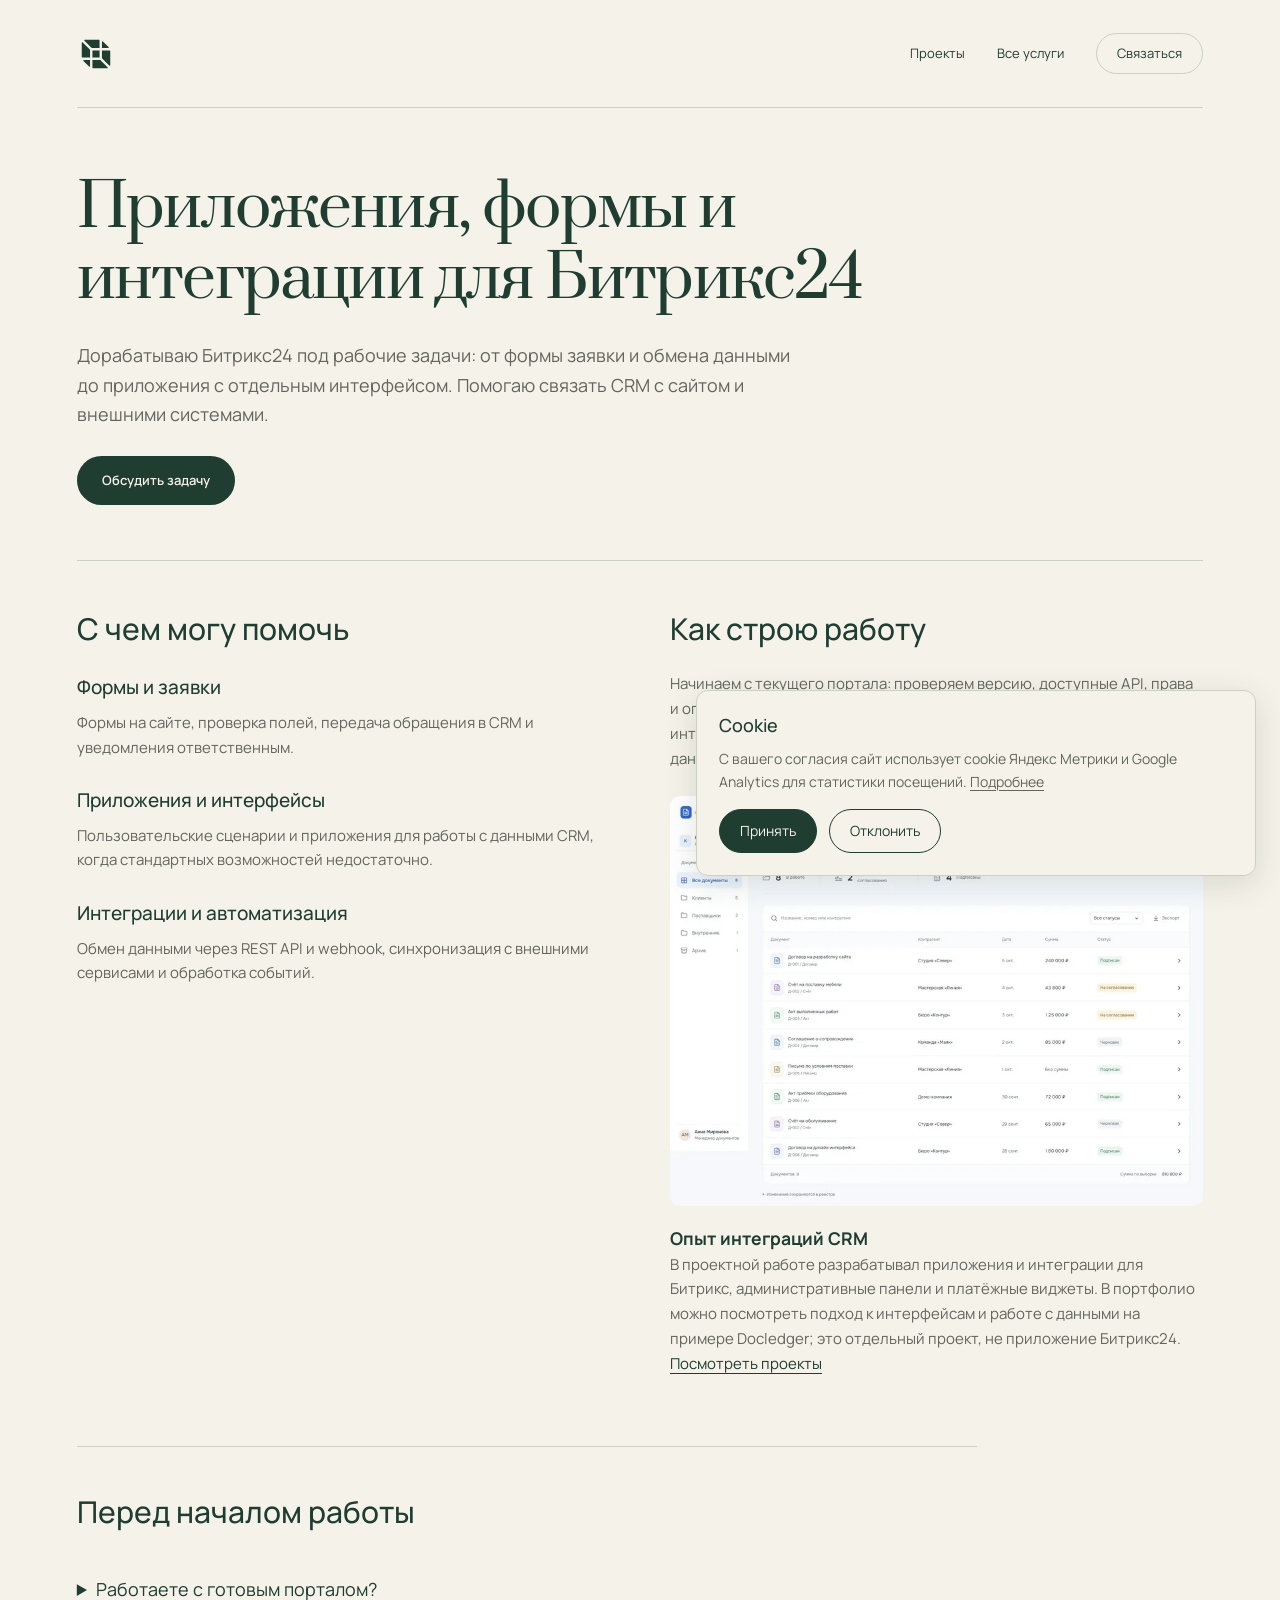
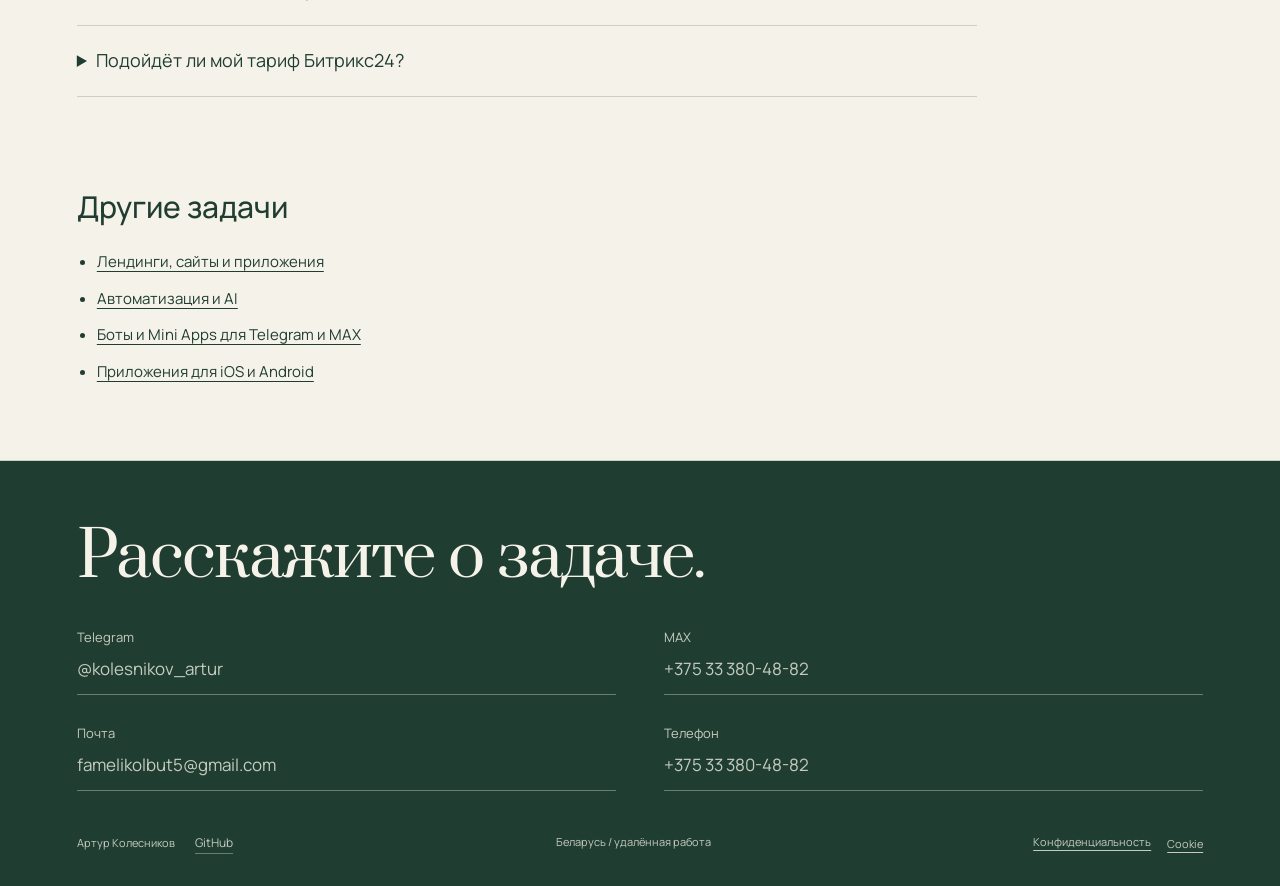
<file: services/bitrix24/index.html>
<!doctype html><html lang="ru"><head><meta charset="utf-8"><meta name="viewport" content="width=device-width,initial-scale=1"><title>Приложения, формы и интеграции для Битрикс24 | Артур Колесников</title><meta name="description" content="Разработка приложений и форм для Битрикс24, интеграции с внешними сервисами и автоматизация CRM. Артур Колесников."><link rel="preload" href="/assets/font-10.woff2?v=0d48bd5856c9" as="font" type="font/woff2" crossorigin><link rel="preload" href="/assets/font-1.woff2?v=2b5387e6212d" as="font" type="font/woff2" crossorigin><link rel="preload" href="/assets/font-2.woff2?v=1e7b8f41f8db" as="font" type="font/woff2" crossorigin><link rel="stylesheet" href="/style.css?v=c74d1623dc71"><link rel="canonical" href="https://arturkolesnikov.online/services/bitrix24/"><meta property="og:type" content="website"><meta property="og:locale" content="ru_RU"><meta property="og:title" content="Приложения, формы и интеграции для Битрикс24 | Артур Колесников"><meta property="og:description" content="Разработка приложений и форм для Битрикс24, интеграции с внешними сервисами и автоматизация CRM. Артур Колесников."><meta property="og:url" content="https://arturkolesnikov.online/services/bitrix24/"><meta property="og:image" content="https://arturkolesnikov.online/assets/supply-social.jpg"><meta property="og:image:width" content="1200"><meta property="og:image:height" content="630"><meta name="twitter:card" content="summary_large_image"><script type="application/ld+json">{"@context": "https://schema.org", "@graph": [{"@type": "Person", "@id": "https://arturkolesnikov.online/#person", "name": "Артур Колесников", "url": "https://arturkolesnikov.online/", "jobTitle": "Разработчик Python и веб-приложений", "email": "famelikolbut5@gmail.com", "telephone": "+375333804882", "sameAs": ["https://t.me/kolesnikov_artur", "https://github.com/famelikolbut5"]}, {"@type": "WebPage", "@id": "https://arturkolesnikov.online/services/bitrix24/#page", "url": "https://arturkolesnikov.online/services/bitrix24/", "name": "Приложения, формы и интеграции для Битрикс24 | Артур Колесников", "description": "Разработка приложений и форм для Битрикс24, интеграции с внешними сервисами и автоматизация CRM. Артур Колесников.", "inLanguage": "ru", "author": {"@id": "https://arturkolesnikov.online/#person"}}, {"@type": "Service", "name": "Приложения, формы и интеграции для Битрикс24", "url": "https://arturkolesnikov.online/services/bitrix24/", "provider": {"@id": "https://arturkolesnikov.online/#person"}}]}</script><link rel="icon" type="image/svg+xml" href="/favicon.svg?v=589c7e2dc42a"><link rel="icon" sizes="16x16 32x32 48x48" href="/favicon.ico?v=c2b1cb429086"></head><body class="atelier service-page"><div class="wrap"><nav><a class="brand lettermark" href="/" aria-label="Артур Колесников | главная"><img src="/assets/logo-code.svg?v=ad45746a8798" alt="" width="38" height="38"></a><div class="navigation"><a href="/#work">Проекты</a><a href="/#services">Все услуги</a><a class="nav-contact" href="#contact">Связаться</a></div></nav><main><section class="service-hero"><h1>Приложения, формы и интеграции для Битрикс24</h1><p>Дорабатываю Битрикс24 под рабочие задачи: от формы заявки и обмена данными до приложения с отдельным интерфейсом. Помогаю связать CRM с сайтом и внешними системами.</p><a class="primary" href="#contact">Обсудить задачу</a></section><section class="service-detail"><div><h2>С чем могу помочь</h2><div class="task"><h3>Формы и заявки</h3><p>Формы на сайте, проверка полей, передача обращения в CRM и уведомления ответственным.</p></div><div class="task"><h3>Приложения и интерфейсы</h3><p>Пользовательские сценарии и приложения для работы с данными CRM, когда стандартных возможностей недостаточно.</p></div><div class="task"><h3>Интеграции и автоматизация</h3><p>Обмен данными через REST API и webhook, синхронизация с внешними сервисами и обработка событий.</p></div></div><div><h2>Как строю работу</h2><p>Начинаем с текущего портала: проверяем версию, доступные API, права и ограничения тарифа. Описываем поля и события, затем реализуем интеграцию и проверяем создание, обновление и повторную передачу данных. Условия доступа согласуем до начала работ.</p><div class="service-example"><img src="/assets/docledger-800.webp?v=framed20261029" srcset="/assets/docledger-480.webp?v=framed20261029 480w, /assets/docledger-800.webp?v=framed20261029 800w, /assets/docledger-1200.webp?v=framed20261029 1200w" sizes="(max-width:600px) 88vw, 44vw" width="1454" height="1116" loading="lazy" decoding="async" alt="Опыт интеграций CRM | пример интерфейса"><h3>Опыт интеграций CRM</h3><p>В проектной работе разрабатывал приложения и интеграции для Битрикс, административные панели и платёжные виджеты. В портфолио можно посмотреть подход к интерфейсам и работе с данными на примере Docledger; это отдельный проект, не приложение Битрикс24.</p><a href="/#work">Посмотреть проекты</a></div></div></section><section class="service-faq"><h2>Перед началом работы</h2><details><summary>Работаете с готовым порталом?</summary><p>Да. Можно начать с одной формы или интеграции и развивать решение постепенно.</p></details><details><summary>Подойдёт ли мой тариф Битрикс24?</summary><p>Доступность REST API, webhook и других функций зависит от версии и тарифа. Сначала проверим возможности вашего портала; покупать тариф заранее не нужно.</p></details></section><section class="related-services"><h2>Другие задачи</h2><ul><li><a href="/services/web-development/">Лендинги, сайты и приложения</a></li><li><a href="/services/automation/">Автоматизация и AI</a></li><li><a href="/services/telegram-bots/">Боты и Mini Apps для Telegram и MAX</a></li><li><a href="/services/mobile-apps/">Приложения для iOS и Android</a></li></ul></section></main><section class="contact" id="contact"><h2>Расскажите о задаче.</h2><div class="contact-links contact-methods"><a href="https://t.me/kolesnikov_artur" target="_blank" rel="noopener noreferrer" data-contact="telegram"><span>Telegram</span>@kolesnikov_artur</a><div class="max-contact"><button type="button" class="copy-max" data-copy="+375333804882" aria-label="MAX: +375 33 380-48-82, скопировать номер"><span>MAX</span><span>+375 33 380-48-82</span></button><span class="copy-status" role="status" aria-live="polite"></span></div><div class="max-contact"><button type="button" class="copy-max" data-copy="famelikolbut5@gmail.com" data-contact="email" aria-label="Почта: famelikolbut5@gmail.com, скопировать адрес"><span>Почта</span><span>famelikolbut5@gmail.com</span></button><span class="copy-status" role="status" aria-live="polite"></span></div><div class="max-contact"><button type="button" class="copy-max" data-copy="+375333804882" data-contact="phone" aria-label="Телефон: +375 33 380-48-82, скопировать номер"><span>Телефон</span><span>+375 33 380-48-82</span></button><span class="copy-status" role="status" aria-live="polite"></span></div></div><footer><span>Артур Колесников <a class="footer-github" href="https://github.com/famelikolbut5" target="_blank" rel="noopener noreferrer">GitHub</a></span><span>Беларусь / удалённая работа</span><div class="footer-privacy"><a href="/privacy/">Конфиденциальность</a><button type="button" data-analytics-settings>Cookie</button></div></footer></section></div><script src="/contacts.js?v=cead63d8a680" defer></script><script src="/analytics.js?v=16270f61eb47" defer></script></body></html>
</file>
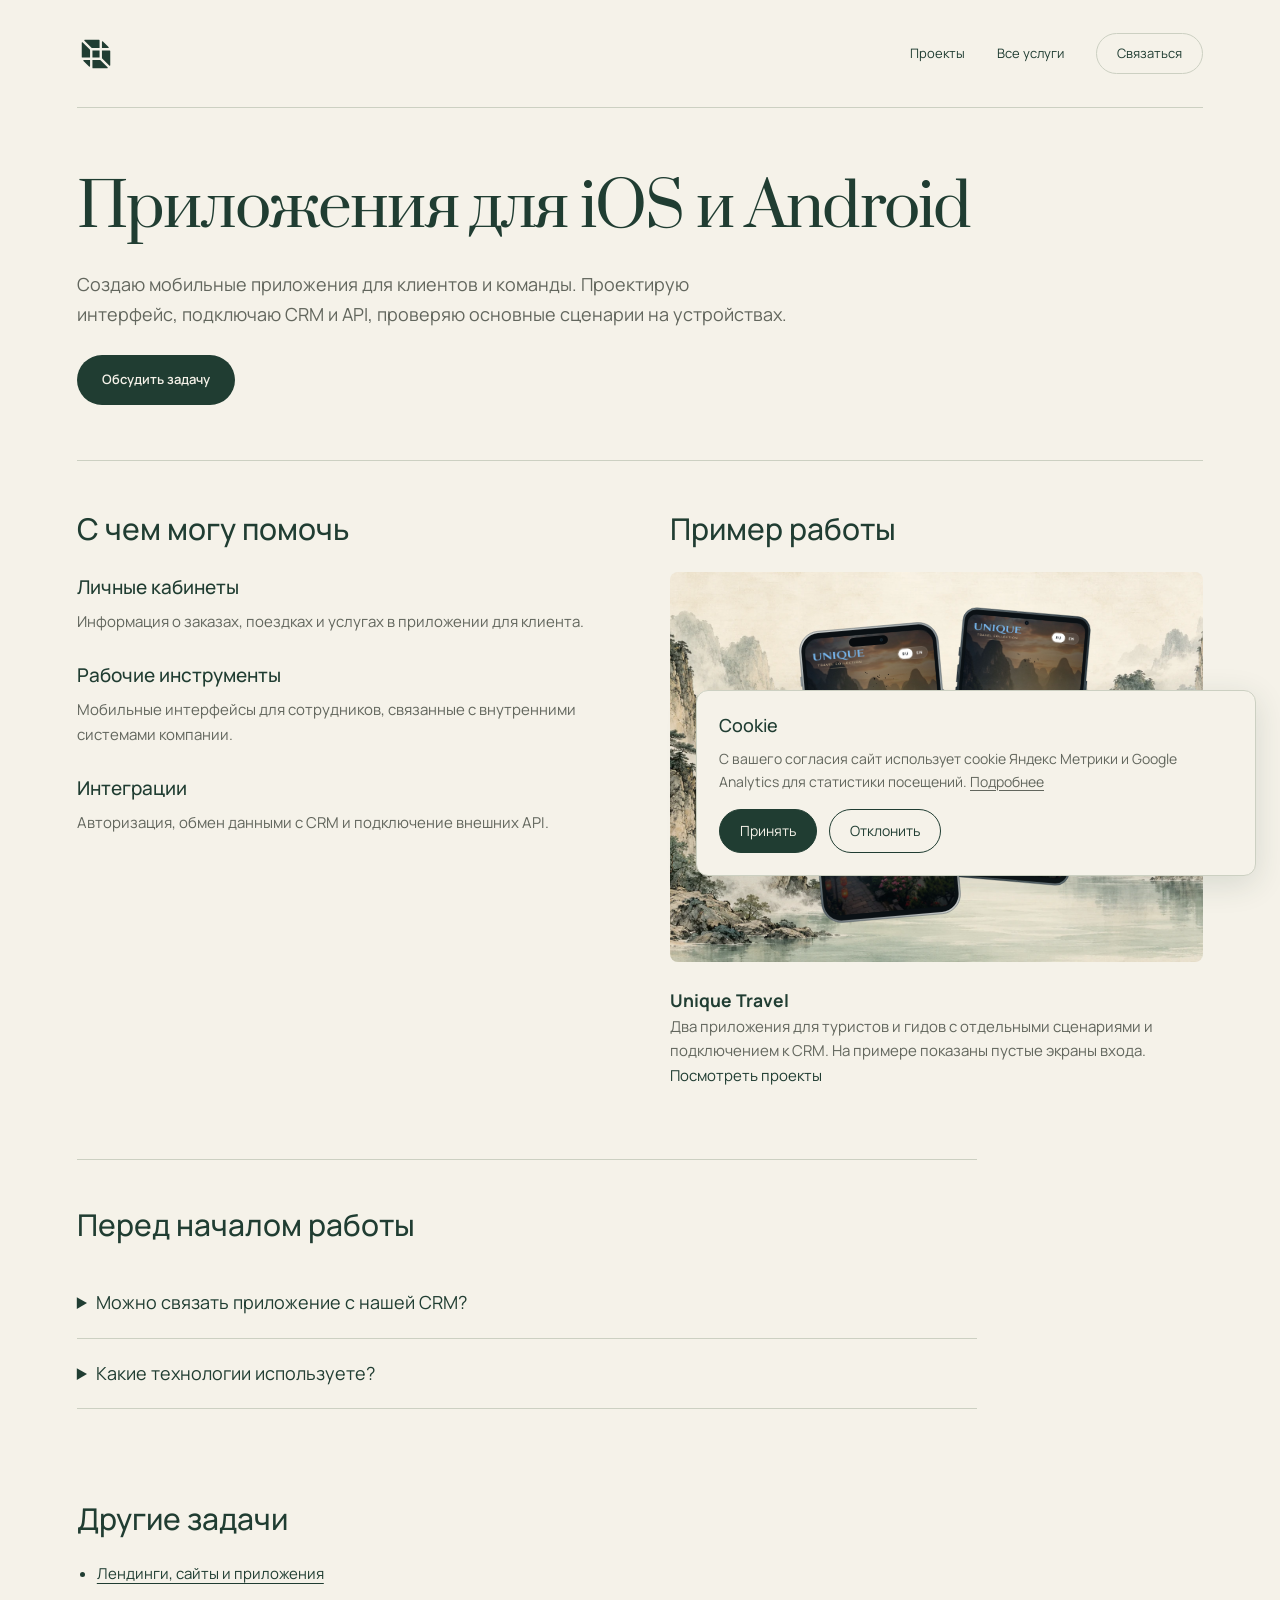
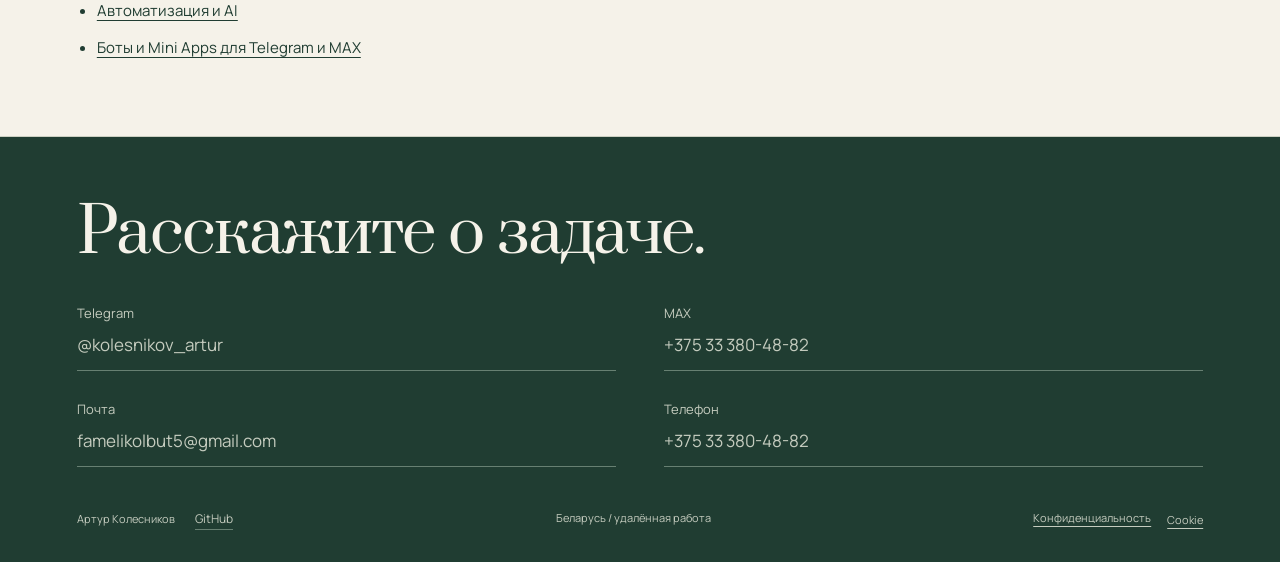
<file: services/mobile-apps/index.html>
<!doctype html><html lang="ru"><head><meta charset="utf-8"><meta name="viewport" content="width=device-width,initial-scale=1"><title>Разработка приложений для iOS и Android | Артур Колесников</title><meta name="description" content="Мобильные приложения для iOS и Android, личные кабинеты и рабочие инструменты. React, TypeScript, Capacitor, интеграции с CRM и API."><link rel="preload" href="/assets/font-10.woff2?v=0d48bd5856c9" as="font" type="font/woff2" crossorigin><link rel="preload" href="/assets/font-1.woff2?v=2b5387e6212d" as="font" type="font/woff2" crossorigin><link rel="preload" href="/assets/font-2.woff2?v=1e7b8f41f8db" as="font" type="font/woff2" crossorigin><link rel="stylesheet" href="/style.css?v=c74d1623dc71"><link rel="canonical" href="https://arturkolesnikov.online/services/mobile-apps/"><meta property="og:type" content="website"><meta property="og:locale" content="ru_RU"><meta property="og:title" content="Разработка приложений для iOS и Android | Артур Колесников"><meta property="og:description" content="Мобильные приложения для iOS и Android, личные кабинеты и рабочие инструменты. React, TypeScript, Capacitor, интеграции с CRM и API."><meta property="og:url" content="https://arturkolesnikov.online/services/mobile-apps/"><meta property="og:image" content="https://arturkolesnikov.online/assets/supply-social.jpg"><meta property="og:image:width" content="1200"><meta property="og:image:height" content="630"><meta name="twitter:card" content="summary_large_image"><script type="application/ld+json">{"@context": "https://schema.org", "@graph": [{"@type": "Person", "@id": "https://arturkolesnikov.online/#person", "name": "Артур Колесников", "url": "https://arturkolesnikov.online/", "jobTitle": "Разработчик Python и веб-приложений", "email": "famelikolbut5@gmail.com", "telephone": "+375333804882", "sameAs": ["https://t.me/kolesnikov_artur", "https://github.com/famelikolbut5"]}, {"@type": "WebPage", "@id": "https://arturkolesnikov.online/services/mobile-apps/#page", "url": "https://arturkolesnikov.online/services/mobile-apps/", "name": "Разработка приложений для iOS и Android | Артур Колесников", "description": "Мобильные приложения для iOS и Android, личные кабинеты и рабочие инструменты. React, TypeScript, Capacitor, интеграции с CRM и API.", "inLanguage": "ru", "author": {"@id": "https://arturkolesnikov.online/#person"}}, {"@type": "Service", "name": "Разработка приложений для iOS и Android", "url": "https://arturkolesnikov.online/services/mobile-apps/", "provider": {"@id": "https://arturkolesnikov.online/#person"}}]}</script><link rel="icon" type="image/svg+xml" href="/favicon.svg?v=589c7e2dc42a"><link rel="icon" sizes="16x16 32x32 48x48" href="/favicon.ico?v=c2b1cb429086"></head><body class="atelier service-page"><div class="wrap"><nav><a class="brand lettermark" href="/" aria-label="Артур Колесников | главная"><img src="/assets/logo-code.svg?v=ad45746a8798" alt="" width="38" height="38"></a><div class="navigation"><a href="/#work">Проекты</a><a href="/#services">Все услуги</a><a class="nav-contact" href="#contact">Связаться</a></div></nav><main><section class="service-hero"><h1>Приложения для iOS и Android</h1><p>Создаю мобильные приложения для клиентов и команды. Проектирую интерфейс, подключаю CRM и API, проверяю основные сценарии на устройствах.</p><a class="primary" href="#contact">Обсудить задачу</a></section><section class="service-detail"><div><h2>С чем могу помочь</h2><div class="task"><h3>Личные кабинеты</h3><p>Информация о заказах, поездках и услугах в приложении для клиента.</p></div><div class="task"><h3>Рабочие инструменты</h3><p>Мобильные интерфейсы для сотрудников, связанные с внутренними системами компании.</p></div><div class="task"><h3>Интеграции</h3><p>Авторизация, обмен данными с CRM и подключение внешних API.</p></div></div><div><h2>Пример работы</h2><div class="service-app-example"><span class="app-devices"><span class="app-phone app-phone-guide app-phone-iphone" aria-label="iPhone"><img class="device-mockup" src="/assets/unique-travel-iphone.svg?v=606f46e876f7" alt="Оригинальный экран приложения гида на iPhone" width="520" height="944" loading="lazy" decoding="async"><img class="bird-preview" src="/assets/travel-birds.webp" data-still="/assets/travel-birds-still.webp" data-animation="/assets/travel-birds.webp" alt="" width="430" height="320" loading="lazy" decoding="async"></span><span class="app-phone app-phone-tourist app-phone-android" aria-label="Android"><img class="device-mockup" src="/assets/unique-travel-android.svg?v=cbf7f6e3d1ae" alt="Оригинальный экран кабинета туриста на Android" width="520" height="944" loading="lazy" decoding="async"><img class="bird-preview" src="/assets/travel-birds.webp" data-still="/assets/travel-birds-still.webp" data-animation="/assets/travel-birds.webp" alt="" width="430" height="320" loading="lazy" decoding="async"></span></span></div><h3>Unique Travel</h3><p>Два приложения для туристов и гидов с отдельными сценариями и подключением к CRM. На примере показаны пустые экраны входа.</p><a href="/#work">Посмотреть проекты</a></div></section><section class="service-faq"><h2>Перед началом работы</h2><details><summary>Можно связать приложение с нашей CRM?</summary><p>Да, если доступны необходимые API и права. До разработки проверяем способы подключения и согласовываем работу с данными.</p></details><details><summary>Какие технологии используете?</summary><p>React, TypeScript и Capacitor для интерфейса и мобильных платформ. Серверную часть и интеграции подбираю под задачу.</p></details></section><section class="related-services"><h2>Другие задачи</h2><ul><li><a href="/services/web-development/">Лендинги, сайты и приложения</a></li><li><a href="/services/automation/">Автоматизация и AI</a></li><li><a href="/services/telegram-bots/">Боты и Mini Apps для Telegram и MAX</a></li></ul></section></main><section class="contact" id="contact"><h2>Расскажите о задаче.</h2><div class="contact-links contact-methods"><a href="https://t.me/kolesnikov_artur" target="_blank" rel="noopener noreferrer" data-contact="telegram"><span>Telegram</span>@kolesnikov_artur</a><div class="max-contact"><button type="button" class="copy-max" data-copy="+375333804882" aria-label="MAX: +375 33 380-48-82, скопировать номер"><span>MAX</span><span>+375 33 380-48-82</span></button><span class="copy-status" role="status" aria-live="polite"></span></div><div class="max-contact"><button type="button" class="copy-max" data-copy="famelikolbut5@gmail.com" data-contact="email" aria-label="Почта: famelikolbut5@gmail.com, скопировать адрес"><span>Почта</span><span>famelikolbut5@gmail.com</span></button><span class="copy-status" role="status" aria-live="polite"></span></div><div class="max-contact"><button type="button" class="copy-max" data-copy="+375333804882" data-contact="phone" aria-label="Телефон: +375 33 380-48-82, скопировать номер"><span>Телефон</span><span>+375 33 380-48-82</span></button><span class="copy-status" role="status" aria-live="polite"></span></div></div><footer><span>Артур Колесников <a class="footer-github" href="https://github.com/famelikolbut5" target="_blank" rel="noopener noreferrer">GitHub</a></span><span>Беларусь / удалённая работа</span><div class="footer-privacy"><a href="/privacy/">Конфиденциальность</a><button type="button" data-analytics-settings>Cookie</button></div></footer></section></div><script src="/contacts.js?v=cead63d8a680" defer></script><script src="/analytics.js?v=16270f61eb47" defer></script></body></html>
</file>
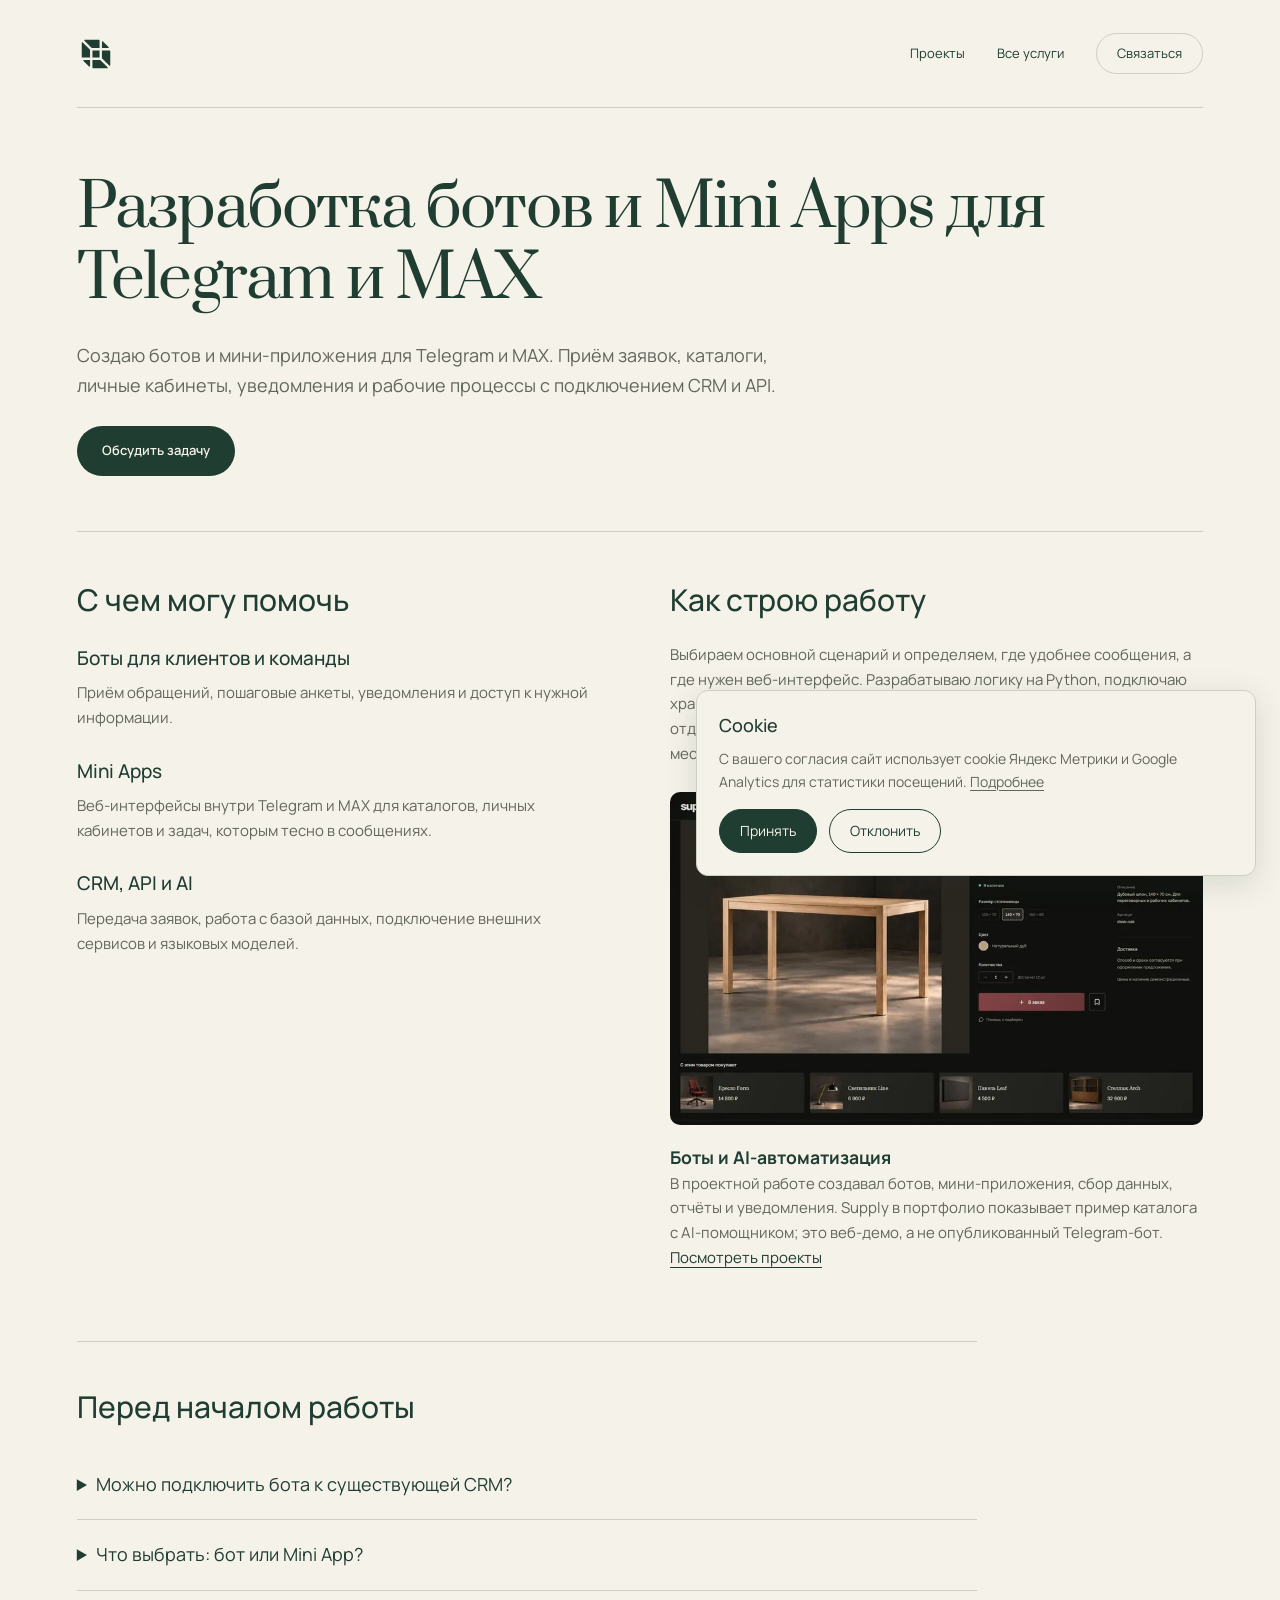
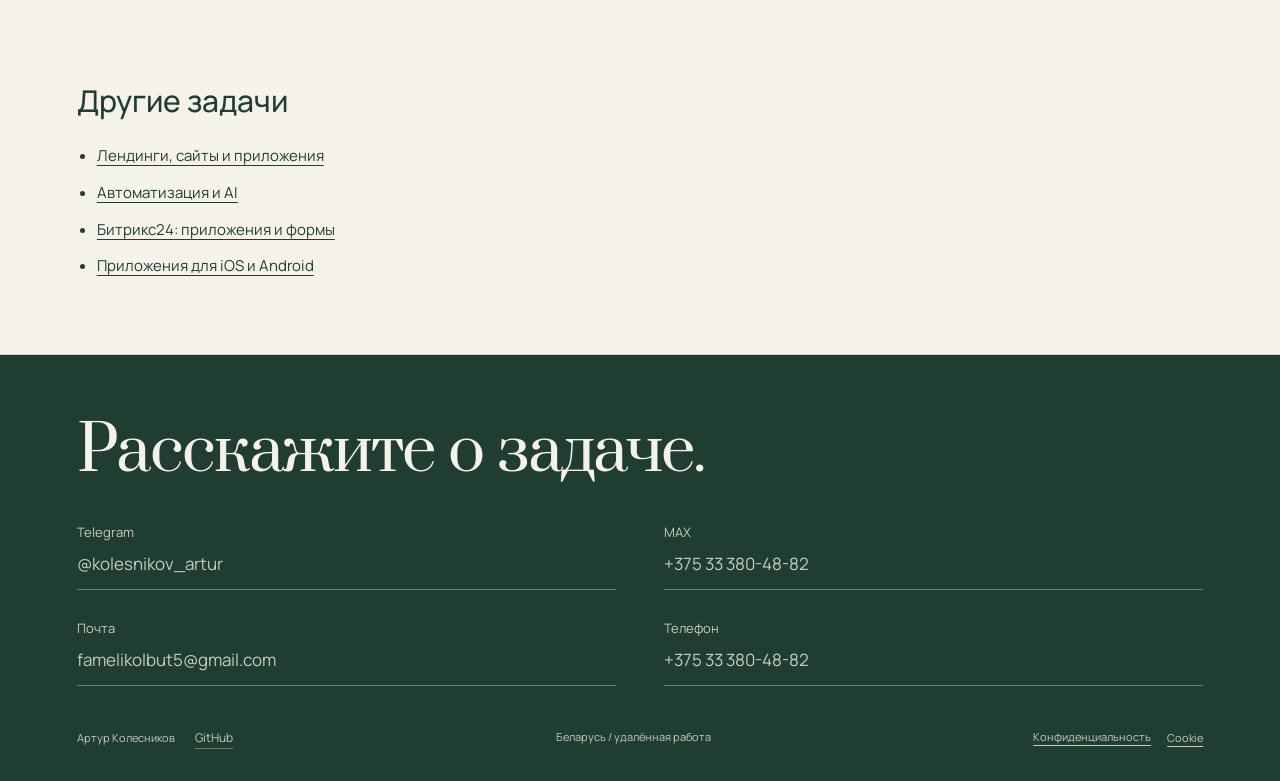
<file: services/telegram-bots/index.html>
<!doctype html><html lang="ru"><head><meta charset="utf-8"><meta name="viewport" content="width=device-width,initial-scale=1"><title>Разработка ботов и Mini Apps для Telegram и MAX | Артур Колесников</title><meta name="description" content="Боты и Mini Apps для Telegram и MAX: заявки, уведомления, каталоги и AI-сценарии. Интеграции с CRM и API. Артур Колесников."><link rel="preload" href="/assets/font-10.woff2?v=0d48bd5856c9" as="font" type="font/woff2" crossorigin><link rel="preload" href="/assets/font-1.woff2?v=2b5387e6212d" as="font" type="font/woff2" crossorigin><link rel="preload" href="/assets/font-2.woff2?v=1e7b8f41f8db" as="font" type="font/woff2" crossorigin><link rel="stylesheet" href="/style.css?v=c74d1623dc71"><link rel="canonical" href="https://arturkolesnikov.online/services/telegram-bots/"><meta property="og:type" content="website"><meta property="og:locale" content="ru_RU"><meta property="og:title" content="Разработка ботов и Mini Apps для Telegram и MAX | Артур Колесников"><meta property="og:description" content="Боты и Mini Apps для Telegram и MAX: заявки, уведомления, каталоги и AI-сценарии. Интеграции с CRM и API. Артур Колесников."><meta property="og:url" content="https://arturkolesnikov.online/services/telegram-bots/"><meta property="og:image" content="https://arturkolesnikov.online/assets/supply-social.jpg"><meta property="og:image:width" content="1200"><meta property="og:image:height" content="630"><meta name="twitter:card" content="summary_large_image"><script type="application/ld+json">{"@context": "https://schema.org", "@graph": [{"@type": "Person", "@id": "https://arturkolesnikov.online/#person", "name": "Артур Колесников", "url": "https://arturkolesnikov.online/", "jobTitle": "Разработчик Python и веб-приложений", "email": "famelikolbut5@gmail.com", "telephone": "+375333804882", "sameAs": ["https://t.me/kolesnikov_artur", "https://github.com/famelikolbut5"]}, {"@type": "WebPage", "@id": "https://arturkolesnikov.online/services/telegram-bots/#page", "url": "https://arturkolesnikov.online/services/telegram-bots/", "name": "Разработка ботов и Mini Apps для Telegram и MAX | Артур Колесников", "description": "Боты и Mini Apps для Telegram и MAX: заявки, уведомления, каталоги и AI-сценарии. Интеграции с CRM и API. Артур Колесников.", "inLanguage": "ru", "author": {"@id": "https://arturkolesnikov.online/#person"}}, {"@type": "Service", "name": "Разработка ботов и Mini Apps для Telegram и MAX", "url": "https://arturkolesnikov.online/services/telegram-bots/", "provider": {"@id": "https://arturkolesnikov.online/#person"}}]}</script><link rel="icon" type="image/svg+xml" href="/favicon.svg?v=589c7e2dc42a"><link rel="icon" sizes="16x16 32x32 48x48" href="/favicon.ico?v=c2b1cb429086"></head><body class="atelier service-page"><div class="wrap"><nav><a class="brand lettermark" href="/" aria-label="Артур Колесников | главная"><img src="/assets/logo-code.svg?v=ad45746a8798" alt="" width="38" height="38"></a><div class="navigation"><a href="/#work">Проекты</a><a href="/#services">Все услуги</a><a class="nav-contact" href="#contact">Связаться</a></div></nav><main><section class="service-hero"><h1>Разработка ботов и Mini Apps для Telegram и MAX</h1><p>Создаю ботов и мини-приложения для Telegram и MAX. Приём заявок, каталоги, личные кабинеты, уведомления и рабочие процессы с подключением CRM и API.</p><a class="primary" href="#contact">Обсудить задачу</a></section><section class="service-detail"><div><h2>С чем могу помочь</h2><div class="task"><h3>Боты для клиентов и команды</h3><p>Приём обращений, пошаговые анкеты, уведомления и доступ к нужной информации.</p></div><div class="task"><h3>Mini Apps</h3><p>Веб-интерфейсы внутри Telegram и MAX для каталогов, личных кабинетов и задач, которым тесно в сообщениях.</p></div><div class="task"><h3>CRM, API и AI</h3><p>Передача заявок, работа с базой данных, подключение внешних сервисов и языковых моделей.</p></div></div><div><h2>Как строю работу</h2><p>Выбираем основной сценарий и определяем, где удобнее сообщения, а где нужен веб-интерфейс. Разрабатываю логику на Python, подключаю хранилище и API, проверяю права и повторные действия. Для Mini App отдельно проверяем мобильный интерфейс и запуск в выбранном мессенджере.</p><div class="service-example"><img src="/assets/supply-800.webp?v=framed20261029" srcset="/assets/supply-480.webp?v=framed20261029 480w, /assets/supply-800.webp?v=framed20261029 800w, /assets/supply-1200.webp?v=framed20261029 1200w" sizes="(max-width:600px) 88vw, 44vw" width="1454" height="909" loading="lazy" decoding="async" alt="Боты и AI-автоматизация | пример интерфейса"><h3>Боты и AI-автоматизация</h3><p>В проектной работе создавал ботов, мини-приложения, сбор данных, отчёты и уведомления. Supply в портфолио показывает пример каталога с AI-помощником; это веб-демо, а не опубликованный Telegram-бот.</p><a href="/#work">Посмотреть проекты</a></div></div></section><section class="service-faq"><h2>Перед началом работы</h2><details><summary>Можно подключить бота к существующей CRM?</summary><p>Да, если CRM предоставляет подходящий API или webhook. До разработки проверим необходимые операции и права.</p></details><details><summary>Что выбрать: бот или Mini App?</summary><p>Для коротких диалогов, анкет и уведомлений обычно достаточно бота. Для каталога, таблиц и сложного выбора удобнее мини-приложение.</p></details></section><section class="related-services"><h2>Другие задачи</h2><ul><li><a href="/services/web-development/">Лендинги, сайты и приложения</a></li><li><a href="/services/automation/">Автоматизация и AI</a></li><li><a href="/services/bitrix24/">Битрикс24: приложения и формы</a></li><li><a href="/services/mobile-apps/">Приложения для iOS и Android</a></li></ul></section></main><section class="contact" id="contact"><h2>Расскажите о задаче.</h2><div class="contact-links contact-methods"><a href="https://t.me/kolesnikov_artur" target="_blank" rel="noopener noreferrer" data-contact="telegram"><span>Telegram</span>@kolesnikov_artur</a><div class="max-contact"><button type="button" class="copy-max" data-copy="+375333804882" aria-label="MAX: +375 33 380-48-82, скопировать номер"><span>MAX</span><span>+375 33 380-48-82</span></button><span class="copy-status" role="status" aria-live="polite"></span></div><div class="max-contact"><button type="button" class="copy-max" data-copy="famelikolbut5@gmail.com" data-contact="email" aria-label="Почта: famelikolbut5@gmail.com, скопировать адрес"><span>Почта</span><span>famelikolbut5@gmail.com</span></button><span class="copy-status" role="status" aria-live="polite"></span></div><div class="max-contact"><button type="button" class="copy-max" data-copy="+375333804882" data-contact="phone" aria-label="Телефон: +375 33 380-48-82, скопировать номер"><span>Телефон</span><span>+375 33 380-48-82</span></button><span class="copy-status" role="status" aria-live="polite"></span></div></div><footer><span>Артур Колесников <a class="footer-github" href="https://github.com/famelikolbut5" target="_blank" rel="noopener noreferrer">GitHub</a></span><span>Беларусь / удалённая работа</span><div class="footer-privacy"><a href="/privacy/">Конфиденциальность</a><button type="button" data-analytics-settings>Cookie</button></div></footer></section></div><script src="/contacts.js?v=cead63d8a680" defer></script><script src="/analytics.js?v=16270f61eb47" defer></script></body></html>
</file>
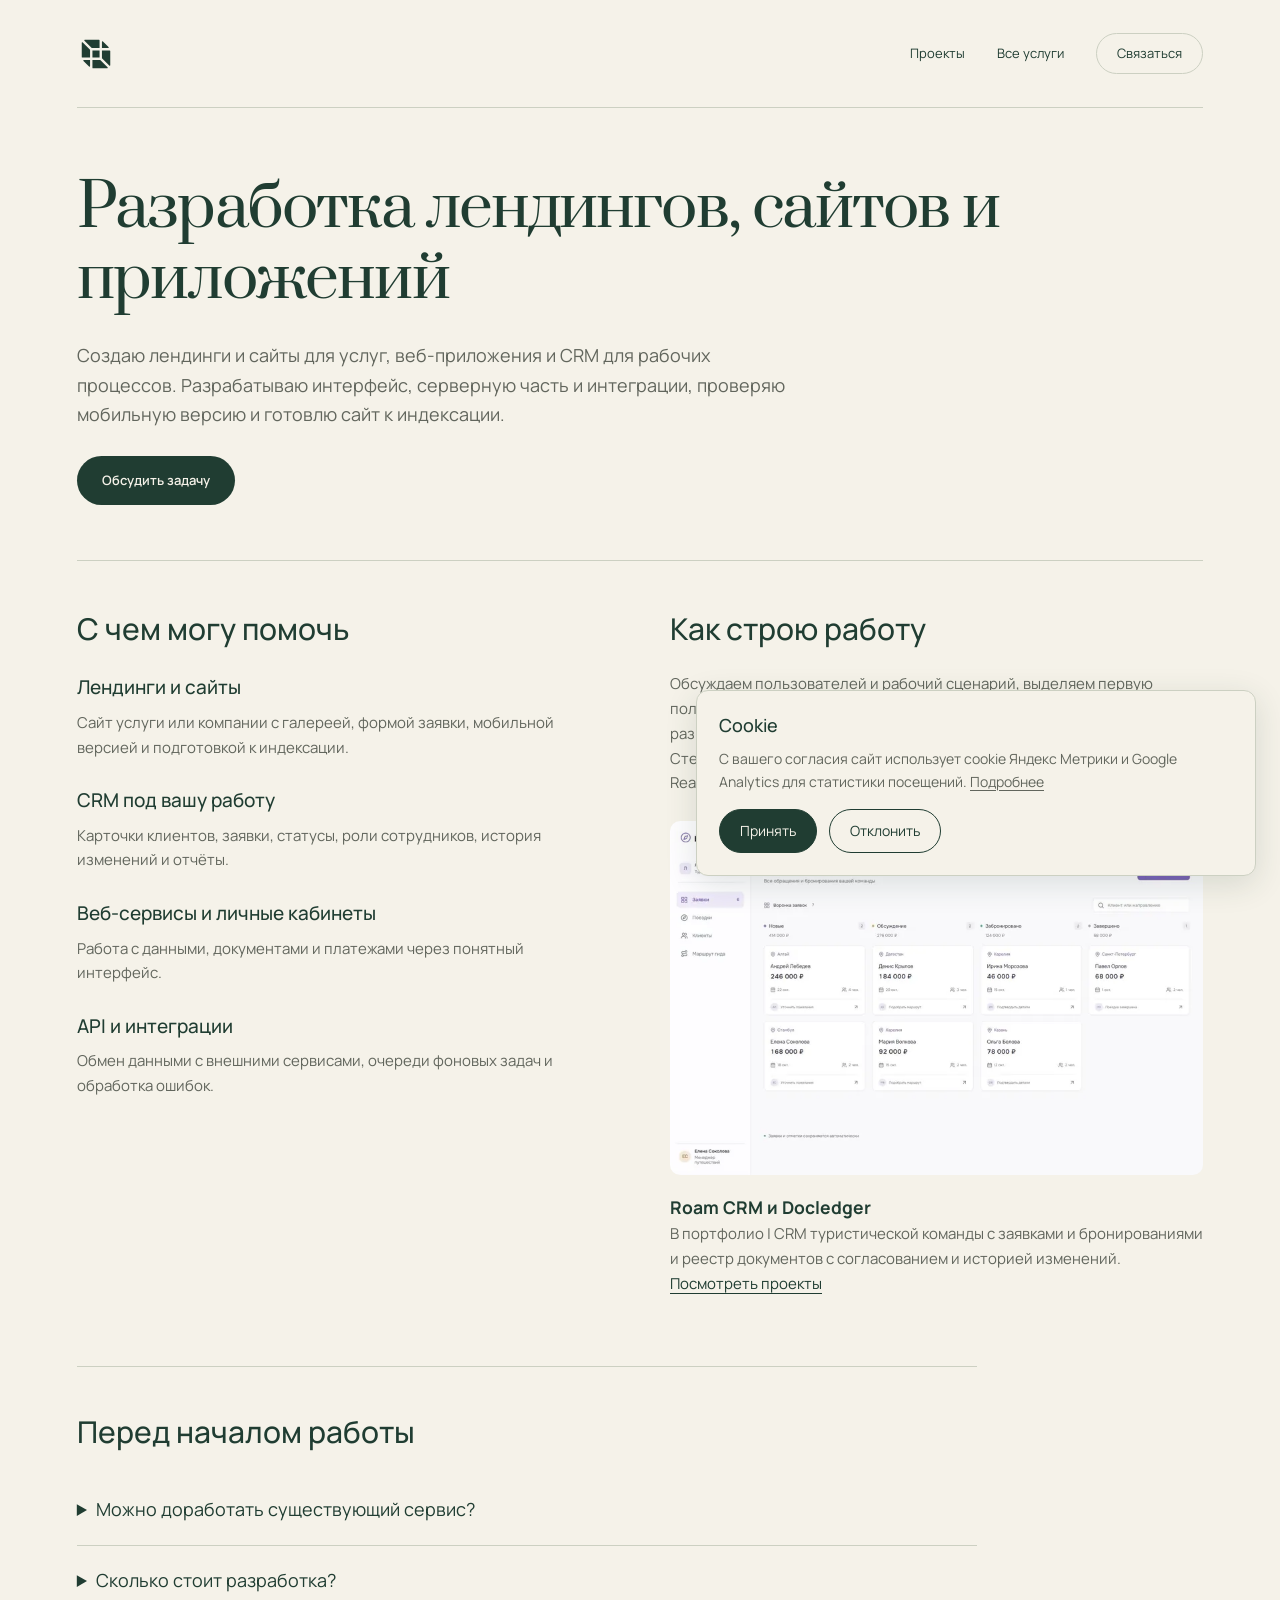
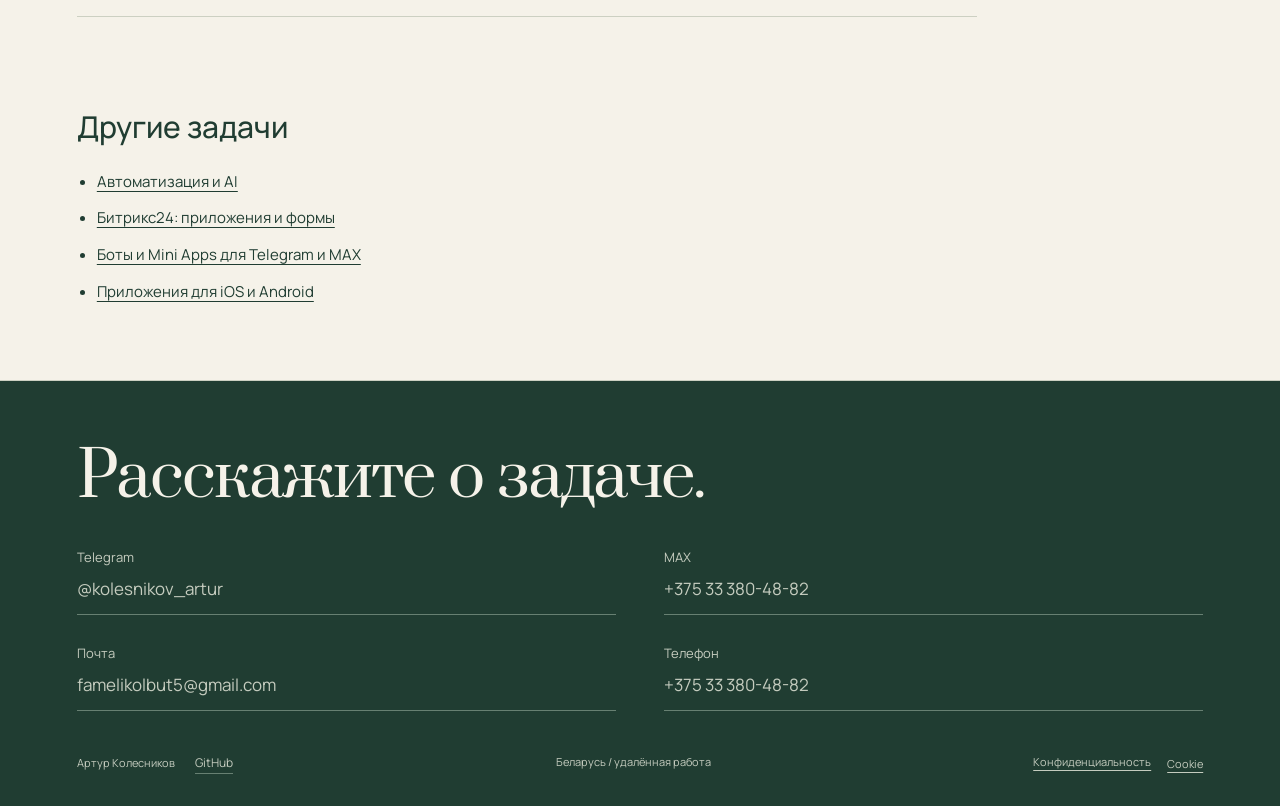
<file: services/web-development/index.html>
<!doctype html><html lang="ru"><head><meta charset="utf-8"><meta name="viewport" content="width=device-width,initial-scale=1"><title>Разработка лендингов, сайтов и приложений | Артур Колесников</title><meta name="description" content="Лендинги, сайты, веб-приложения и CRM для бизнеса. Разработка интерфейсов, форм и интеграций на Python, React и Node.js. Артур Колесников."><link rel="preload" href="/assets/font-10.woff2?v=0d48bd5856c9" as="font" type="font/woff2" crossorigin><link rel="preload" href="/assets/font-1.woff2?v=2b5387e6212d" as="font" type="font/woff2" crossorigin><link rel="preload" href="/assets/font-2.woff2?v=1e7b8f41f8db" as="font" type="font/woff2" crossorigin><link rel="stylesheet" href="/style.css?v=c74d1623dc71"><link rel="canonical" href="https://arturkolesnikov.online/services/web-development/"><meta property="og:type" content="website"><meta property="og:locale" content="ru_RU"><meta property="og:title" content="Разработка лендингов, сайтов и приложений | Артур Колесников"><meta property="og:description" content="Лендинги, сайты, веб-приложения и CRM для бизнеса. Разработка интерфейсов, форм и интеграций на Python, React и Node.js. Артур Колесников."><meta property="og:url" content="https://arturkolesnikov.online/services/web-development/"><meta property="og:image" content="https://arturkolesnikov.online/assets/supply-social.jpg"><meta property="og:image:width" content="1200"><meta property="og:image:height" content="630"><meta name="twitter:card" content="summary_large_image"><script type="application/ld+json">{"@context": "https://schema.org", "@graph": [{"@type": "Person", "@id": "https://arturkolesnikov.online/#person", "name": "Артур Колесников", "url": "https://arturkolesnikov.online/", "jobTitle": "Разработчик Python и веб-приложений", "email": "famelikolbut5@gmail.com", "telephone": "+375333804882", "sameAs": ["https://t.me/kolesnikov_artur", "https://github.com/famelikolbut5"]}, {"@type": "WebPage", "@id": "https://arturkolesnikov.online/services/web-development/#page", "url": "https://arturkolesnikov.online/services/web-development/", "name": "Разработка лендингов, сайтов и приложений | Артур Колесников", "description": "Лендинги, сайты, веб-приложения и CRM для бизнеса. Разработка интерфейсов, форм и интеграций на Python, React и Node.js. Артур Колесников.", "inLanguage": "ru", "author": {"@id": "https://arturkolesnikov.online/#person"}}, {"@type": "Service", "name": "Разработка лендингов, сайтов и приложений", "url": "https://arturkolesnikov.online/services/web-development/", "provider": {"@id": "https://arturkolesnikov.online/#person"}}]}</script><link rel="icon" type="image/svg+xml" href="/favicon.svg?v=589c7e2dc42a"><link rel="icon" sizes="16x16 32x32 48x48" href="/favicon.ico?v=c2b1cb429086"></head><body class="atelier service-page"><div class="wrap"><nav><a class="brand lettermark" href="/" aria-label="Артур Колесников | главная"><img src="/assets/logo-code.svg?v=ad45746a8798" alt="" width="38" height="38"></a><div class="navigation"><a href="/#work">Проекты</a><a href="/#services">Все услуги</a><a class="nav-contact" href="#contact">Связаться</a></div></nav><main><section class="service-hero"><h1>Разработка лендингов, сайтов и приложений</h1><p>Создаю лендинги и сайты для услуг, веб-приложения и CRM для рабочих процессов. Разрабатываю интерфейс, серверную часть и интеграции, проверяю мобильную версию и готовлю сайт к индексации.</p><a class="primary" href="#contact">Обсудить задачу</a></section><section class="service-detail"><div><h2>С чем могу помочь</h2><div class="task"><h3>Лендинги и сайты</h3><p>Сайт услуги или компании с галереей, формой заявки, мобильной версией и подготовкой к индексации.</p></div><div class="task"><h3>CRM под вашу работу</h3><p>Карточки клиентов, заявки, статусы, роли сотрудников, история изменений и отчёты.</p></div><div class="task"><h3>Веб-сервисы и личные кабинеты</h3><p>Работа с данными, документами и платежами через понятный интерфейс.</p></div><div class="task"><h3>API и интеграции</h3><p>Обмен данными с внешними сервисами, очереди фоновых задач и обработка ошибок.</p></div></div><div><h2>Как строю работу</h2><p>Обсуждаем пользователей и рабочий сценарий, выделяем первую полезную версию. Затем проектирую данные и интерфейс, разрабатываю, проверяю основные сценарии и помогаю с запуском. Стек подбираю под задачу: Python, FastAPI или Django, PostgreSQL, React, Docker.</p><div class="service-example"><img src="/assets/roam-crm-800.webp?v=framed20261029" srcset="/assets/roam-crm-480.webp?v=framed20261029 480w, /assets/roam-crm-800.webp?v=framed20261029 800w, /assets/roam-crm-1200.webp?v=framed20261029 1200w" sizes="(max-width:600px) 88vw, 44vw" width="1454" height="966" loading="lazy" decoding="async" alt="Roam CRM и Docledger | пример интерфейса"><h3>Roam CRM и Docledger</h3><p>В портфолио | CRM туристической команды с заявками и бронированиями и реестр документов с согласованием и историей изменений.</p><a href="/#work">Посмотреть проекты</a></div></div></section><section class="service-faq"><h2>Перед началом работы</h2><details><summary>Можно доработать существующий сервис?</summary><p>Да. Сначала разбираюсь в коде и текущем процессе, затем согласуем конкретные изменения и способ их проверки.</p></details><details><summary>Сколько стоит разработка?</summary><p>Стоимость зависит от сценариев, интеграций и состояния существующего проекта. Для оценки пришлите описание задачи и примеры того, как работает команда.</p></details></section><section class="related-services"><h2>Другие задачи</h2><ul><li><a href="/services/automation/">Автоматизация и AI</a></li><li><a href="/services/bitrix24/">Битрикс24: приложения и формы</a></li><li><a href="/services/telegram-bots/">Боты и Mini Apps для Telegram и MAX</a></li><li><a href="/services/mobile-apps/">Приложения для iOS и Android</a></li></ul></section></main><section class="contact" id="contact"><h2>Расскажите о задаче.</h2><div class="contact-links contact-methods"><a href="https://t.me/kolesnikov_artur" target="_blank" rel="noopener noreferrer" data-contact="telegram"><span>Telegram</span>@kolesnikov_artur</a><div class="max-contact"><button type="button" class="copy-max" data-copy="+375333804882" aria-label="MAX: +375 33 380-48-82, скопировать номер"><span>MAX</span><span>+375 33 380-48-82</span></button><span class="copy-status" role="status" aria-live="polite"></span></div><div class="max-contact"><button type="button" class="copy-max" data-copy="famelikolbut5@gmail.com" data-contact="email" aria-label="Почта: famelikolbut5@gmail.com, скопировать адрес"><span>Почта</span><span>famelikolbut5@gmail.com</span></button><span class="copy-status" role="status" aria-live="polite"></span></div><div class="max-contact"><button type="button" class="copy-max" data-copy="+375333804882" data-contact="phone" aria-label="Телефон: +375 33 380-48-82, скопировать номер"><span>Телефон</span><span>+375 33 380-48-82</span></button><span class="copy-status" role="status" aria-live="polite"></span></div></div><footer><span>Артур Колесников <a class="footer-github" href="https://github.com/famelikolbut5" target="_blank" rel="noopener noreferrer">GitHub</a></span><span>Беларусь / удалённая работа</span><div class="footer-privacy"><a href="/privacy/">Конфиденциальность</a><button type="button" data-analytics-settings>Cookie</button></div></footer></section></div><script src="/contacts.js?v=cead63d8a680" defer></script><script src="/analytics.js?v=16270f61eb47" defer></script></body></html>
</file>
<file: style.css>
@font-face {
  font-family: 'Manrope';
  font-style: normal;
  font-weight: 400;
  font-display: swap;
  src: url(assets/font-0.woff2?v=0d569e9df2a9) format('woff2');
}
@font-face {
  font-family: 'Manrope';
  font-style: normal;
  font-weight: 500;
  font-display: swap;
  src: url(assets/font-1.woff2?v=2b5387e6212d) format('woff2');
}
@font-face {
  font-family: 'Manrope';
  font-style: normal;
  font-weight: 600;
  font-display: swap;
  src: url(assets/font-2.woff2?v=1e7b8f41f8db) format('woff2');
}
@font-face {
  font-family: 'Manrope';
  font-style: normal;
  font-weight: 700;
  font-display: swap;
  src: url(assets/font-3.woff2?v=323b3760ef78) format('woff2');
}
@font-face {
  font-family: 'Manrope';
  font-style: normal;
  font-weight: 800;
  font-display: swap;
  src: url(assets/font-4.woff2?v=cb3cba88b1c6) format('woff2');
}
@font-face {
  font-family: 'Onest';
  font-style: normal;
  font-weight: 400;
  font-display: swap;
  src: url(assets/font-5.ttf) format('truetype');
}
@font-face {
  font-family: 'Onest';
  font-style: normal;
  font-weight: 500;
  font-display: swap;
  src: url(assets/font-6.ttf) format('truetype');
}
@font-face {
  font-family: 'Onest';
  font-style: normal;
  font-weight: 600;
  font-display: swap;
  src: url(assets/font-7.ttf) format('truetype');
}
@font-face {
  font-family: 'Onest';
  font-style: normal;
  font-weight: 700;
  font-display: swap;
  src: url(assets/font-8.ttf) format('truetype');
}
@font-face {
  font-family: 'Onest';
  font-style: normal;
  font-weight: 800;
  font-display: swap;
  src: url(assets/font-9.ttf) format('truetype');
}
@font-face {
  font-family: 'Prata';
  font-style: normal;
  font-weight: 400;
  font-display: swap;
  src: url(assets/font-10.woff2?v=0d48bd5856c9) format('woff2');
}
@font-face {
  font-family: 'Unbounded';
  font-style: normal;
  font-weight: 400;
  font-display: swap;
  src: url(assets/font-11.ttf) format('truetype');
}
@font-face {
  font-family: 'Unbounded';
  font-style: normal;
  font-weight: 500;
  font-display: swap;
  src: url(assets/font-12.ttf) format('truetype');
}
@font-face {
  font-family: 'Unbounded';
  font-style: normal;
  font-weight: 600;
  font-display: swap;
  src: url(assets/font-13.ttf) format('truetype');
}

*{box-sizing:border-box}html{scroll-behavior:smooth;scrollbar-width:none}*::-webkit-scrollbar{display:none}body{margin:0;background:var(--paper);color:var(--ink);font-family:var(--body);font-size:15px;line-height:1.65}a{color:inherit;text-decoration:none}button{font:inherit;color:inherit;cursor:pointer}button,a{touch-action:manipulation}button:focus-visible,a:focus-visible{outline:3px solid var(--accent);outline-offset:5px}p,h1,h2,h3{margin:0}img{display:block;max-width:100%;height:auto}button{border:0;background:transparent}::selection{background:var(--accent);color:var(--paper)}.wrap{max-width:1440px;margin:auto;padding:0 6vw}nav{height:108px;display:flex;align-items:center;justify-content:space-between;gap:35px}.brand{font-size:18px;font-weight:800;letter-spacing:-.5px}.navigation{display:flex;align-items:center;gap:32px;font-size:13px}.navigation a:hover{color:var(--accent)}.nav-contact{border:1px solid var(--line);padding:9px 20px;border-radius:24px}.available{font-size:13px;display:flex;align-items:center;gap:9px;color:var(--muted)}.available:before{content:"";width:7px;height:7px;border-radius:50%;background:#729575}.hero{position:relative}.hero h1{font-family:var(--display);font-weight:400;letter-spacing:-5px;line-height:1.05}.role{font-size:23px;line-height:1.5;font-weight:500}.intro{color:var(--muted);font-size:15px;max-width:430px;margin-top:18px}.actions{display:flex;align-items:center;gap:24px;margin-top:30px}.primary{display:inline-flex;align-items:center;justify-content:center;background:var(--accent);color:var(--paper);border-radius:30px;padding:14px 25px;font-size:13px;font-weight:600}.secondary{font-size:13px;border-bottom:1px solid var(--line);padding-bottom:4px}.tools{display:flex;gap:20px;color:var(--muted);font-size:12px;margin-top:34px}.work-heading{display:flex;justify-content:space-between;align-items:baseline;margin-bottom:30px;gap:25px}.work-heading h2,.section-heading{font:400 48px/1.2 var(--display);letter-spacing:-1.5px}.work-heading p{font-size:13px;color:var(--muted)}.works{padding:70px 0 100px}.project-grid{display:grid;grid-template-columns:1fr 1fr;gap:55px 36px}.project{min-width:0}.work-image{display:block;width:100%;padding:0;overflow:hidden;background:var(--panel);border-radius:var(--radius)}.work-image img{width:100%;aspect-ratio:1.6;object-fit:contain;transition:transform .4s}.work-image:hover img{transform:scale(1.025)}.project-heading{display:flex;justify-content:space-between;align-items:center;margin-top:18px}.project h3{font-size:23px;letter-spacing:-.5px;font-weight:600}.project-heading a{font-size:12px;color:var(--muted);border-bottom:1px solid var(--line)}.project p{font-size:13px;line-height:1.75;max-width:460px;color:var(--muted);margin-top:7px}.project .stack{font-size:11px;margin-top:12px}.about{padding:75px 0 90px;border-top:1px solid var(--line);display:grid;grid-template-columns:1fr 1.2fr;gap:9vw}.about-copy{font-size:20px;line-height:1.75;margin-top:24px;max-width:500px}.skills{display:grid;grid-template-columns:1fr 1fr;gap:24px 36px;margin-top:35px}.skills h3{font-size:13px;font-weight:600;margin-bottom:7px}.skills p{font-size:12px;color:var(--muted);line-height:1.8}.experience{border-top:1px solid var(--line);padding:70px 0 100px}.experience-list{margin-top:38px}.job{display:grid;grid-template-columns:150px 1fr 1.15fr;gap:45px;padding:28px 0;border-bottom:1px solid var(--line)}.job time{color:var(--muted);font-size:12px;padding-top:6px}.job h3{font-size:19px;font-weight:500}.job small{font-size:12px;color:var(--muted)}.job p{font-size:13px;color:var(--muted);max-width:460px}.contact{padding:80px 0 60px;border-top:1px solid var(--line)}.contact h2{font:400 66px/1.2 var(--display);letter-spacing:-2px;max-width:760px}.contact-links{display:flex;gap:35px;margin-top:30px;font-size:17px}.contact-links a{border-bottom:1px solid var(--line)}footer{display:flex;justify-content:space-between;margin-top:80px;color:var(--muted);font-size:11px}.hero-stage img{box-shadow:0 18px 60px #0002;border-radius:7px}.hero-stage button{padding:0}.showcase-tabs{display:flex;gap:12px;flex-wrap:wrap}.showcase-tabs button{padding:9px 16px;border:1px solid var(--line);border-radius:22px;font-size:12px;color:var(--muted)}.showcase-tabs button[aria-selected=true]{background:var(--accent);color:var(--paper);border-color:var(--accent)}.screen-note{display:flex;justify-content:space-between;font-size:12px;color:var(--muted);margin-top:15px}.viewer{padding:0;border:1px solid var(--line);background:var(--paper);color:var(--ink);border-radius:12px;width:min(1200px,94vw);max-height:92vh;overflow:auto}.viewer::backdrop{background:#10131bcb;backdrop-filter:blur(7px)}.viewer header{display:flex;align-items:center;justify-content:space-between;padding:22px 28px}.viewer h2{font-size:22px}.viewer .close{width:38px;height:38px;flex-shrink:0;display:grid;place-items:center;padding:0;line-height:1;border-radius:50%;background:var(--panel)}.viewer .close svg{display:block}.viewer>img{width:100%}.viewer-info{padding:22px 28px;display:flex;justify-content:space-between;align-items:center;gap:30px}.viewer-info p{font-size:14px;color:var(--muted)}.hero{animation:arrive .75s ease-out both}@keyframes arrive{from{opacity:0;transform:translateY(12px)}to{opacity:1;transform:none}}
.atelier{--paper:#f5f2e9;--ink:#203d32;--accent:#203d32;--muted:#697269;--line:#ccd0c2;--panel:#dfe4d7;--body:'Manrope',sans-serif;--display:'Prata',serif;--radius:5px}.atelier .hero{display:grid;grid-template-columns:1fr 1.1fr;gap:38px;min-height:600px;padding-top:48px;align-items:center}.atelier .hero h1{font-size:clamp(58.5px,5.49vw,90px);margin:26px 0 25px}.atelier .hero-stage{height:480px;position:relative}.atelier .main-shot{position:absolute;right:0;top:100px;width:92%;transform:rotate(-3deg)}.atelier .side-shot{position:absolute;left:-8px;top:0;width:58%;transform:rotate(5deg)}.atelier .small-shot{position:absolute;right:14px;bottom:0;width:62%;transform:rotate(4deg)}.atelier .hero-stage img{border:7px solid #fffdf7;box-shadow:0 22px 55px #3e45352a}.atelier .work-heading{padding-top:28px;border-top:1px solid var(--line)}.atelier .work-image{padding:22px;background:#e7e9df}.atelier .contact{background:#203d32;color:#f5f2e9;padding:80px 6vw 50px;margin:0 -6vw}.atelier .contact footer,.atelier .contact a{color:#c5ccbf}.atelier .contact-links a{border-color:#678072}
.graphite{--paper:#191c22;--ink:#edf0f4;--accent:#7995ee;--muted:#a1a9b6;--line:#343a44;--panel:#262c35;--body:'Onest',sans-serif;--display:'Onest',sans-serif;--radius:10px}.graphite nav{height:95px}.graphite .hero{padding-top:30px}.graphite .hero-top{display:flex;justify-content:space-between;align-items:center;gap:35px;margin-bottom:26px}.graphite .hero h1{font-size:clamp(78px,10.2vw,164px);font-weight:500;line-height:1.02;letter-spacing:-8px}.graphite .hero-copy{display:flex;align-items:flex-start;justify-content:space-between;gap:30px;margin-top:27px}.graphite .intro{margin:0;max-width:370px}.graphite .actions{margin:0}.graphite .hero-stage{margin-top:42px;background:#252b37;padding:30px 36px 0;overflow:hidden;max-height:460px;border-radius:14px}.graphite .hero-stage img{width:100%;box-shadow:none;border-radius:6px 6px 0 0}.graphite .showcase-tabs{margin-top:21px}.graphite .works{padding-top:95px}.graphite .work-image{padding:14px;background:#252b37}.graphite .contact h2{font-size:85px;max-width:950px}.graphite .primary{color:#192033}
.gallery{--paper:#fbfcff;--ink:#1d2538;--accent:#2749d7;--muted:#727a8d;--line:#d9dfed;--panel:#e8edfa;--body:'Onest',sans-serif;--display:'Unbounded',sans-serif;--radius:0px}.gallery .hero{text-align:center;padding-top:42px}.gallery .available{justify-content:center}.gallery .hero h1{font-size:clamp(45px,5.75vw,92px);letter-spacing:-4px;font-weight:500;margin-top:24px;color:var(--accent)}.gallery .role{font-size:27px;margin-top:22px}.gallery .intro{max-width:570px;margin:17px auto 0}.gallery .actions{justify-content:center;margin-top:24px}.gallery .hero-stage{margin:48px -3vw 0;background:#e8edfa;padding:26px 60px 0;height:430px;overflow:hidden;border-radius:32px 32px 0 0}.gallery .hero-stage img{width:100%;box-shadow:0 16px 50px #3f528524;border-radius:10px}.gallery .showcase-tabs{justify-content:center;margin-top:25px}.gallery .work-heading h2,.gallery .section-heading{font-size:38px;letter-spacing:-1.5px}.gallery .project-grid{display:block}.gallery .project{display:grid;grid-template-columns:1.65fr 1fr;gap:65px;align-items:center;padding:36px 0;border-top:1px solid var(--line)}.gallery .project:nth-child(even){grid-template-columns:1fr 1.65fr}.gallery .project:nth-child(even) .work-image{order:2}.gallery .work-image{padding:16px;background:var(--panel);border-radius:14px}.gallery .project-heading{display:block;margin-top:0}.gallery .project-heading a{display:inline-block;margin-top:15px}.gallery .project h3{font-size:32px;font-weight:500}.gallery .project p{max-width:340px;font-size:14px}.gallery .contact h2{font-size:52px;max-width:980px;color:var(--accent)}.gallery .brand{color:var(--accent)}
@media(max-width:900px){.wrap{padding:0 5vw}nav{height:85px}.navigation{gap:20px}.nav-contact{display:none}.atelier .hero{grid-template-columns:1fr;min-height:0;padding-top:20px}.atelier .hero h1{font-size:78px}.atelier .hero-stage{height:440px;max-width:650px;width:100%;margin:20px auto 0}.atelier .hero-copy{max-width:540px}.graphite .hero h1{font-size:100px;letter-spacing:-5px}.graphite .hero-copy{flex-wrap:wrap}.graphite .role{font-size:21px}.graphite .intro{max-width:330px}.graphite .hero-stage{padding:16px;max-height:350px}.gallery .hero h1{font-size:58px}.gallery .hero-stage{height:320px;padding:20px}.gallery .project,.gallery .project:nth-child(even){gap:30px;grid-template-columns:1.25fr 1fr}.gallery .project h3{font-size:24px}.about{gap:40px}.job{grid-template-columns:100px 1fr;gap:20px}.job p{grid-column:2}.contact h2,.graphite .contact h2{font-size:58px}.atelier .contact{margin:0 -5vw;padding-inline:5vw}}
@media(max-width:600px){nav{height:75px}.brand{font-size:15px}.navigation{gap:16px;font-size:11px}.navigation a:nth-child(3){display:none}.atelier .hero h1{font-size:61px;letter-spacing:-3px}.role{font-size:19px}.intro{font-size:13px}.atelier .hero-stage{height:320px;margin-top:10px}.atelier .main-shot{top:75px}.atelier .side-shot{left:0}.atelier .small-shot{bottom:18px}.tools{font-size:11px;gap:14px}.works{padding:50px 0 65px}.work-heading h2,.section-heading{font-size:36px}.work-heading{align-items:flex-start;flex-direction:column;gap:12px}.work-heading p{font-size:12px}.project-grid{grid-template-columns:1fr;gap:35px}.atelier .work-image{padding:13px}.project h3{font-size:21px}.about{grid-template-columns:1fr;gap:30px;padding:50px 0}.about-copy{font-size:18px}.experience{padding:50px 0}.experience-list{margin-top:24px}.job{grid-template-columns:1fr;gap:8px;padding:22px 0}.job p{grid-column:1;font-size:12px}.job time{padding:0}.job h3{font-size:17px}.contact{padding:50px 0}.contact h2,.graphite .contact h2{font-size:40px;letter-spacing:-1px}.contact-links{flex-direction:column;align-items:flex-start;gap:18px;font-size:15px}footer{margin-top:55px;gap:20px}.graphite .hero{padding-top:20px}.graphite .hero-top{flex-direction:column;align-items:flex-start;gap:12px}.graphite .hero h1{font-size:64px;letter-spacing:-3px}.graphite .hero-copy{gap:18px}.graphite .hero-stage{padding:10px;max-height:235px;margin-top:30px}.showcase-tabs{gap:8px}.showcase-tabs button{font-size:10px;padding:7px 10px}.gallery .hero{padding-top:25px}.gallery .hero h1{font-size:43px;letter-spacing:-2px;line-height:1.16}.gallery .role{font-size:18px}.gallery .hero-stage{height:210px;margin-top:30px;padding:12px}.gallery .work-heading h2,.gallery .section-heading{font-size:29px}.gallery .project,.gallery .project:nth-child(even){display:flex;flex-direction:column;align-items:stretch;gap:20px;padding:26px 0}.gallery .project:nth-child(even) .work-image{order:0}.gallery .project h3{font-size:25px}.gallery .contact h2{font-size:30px}.viewer-info{flex-direction:column;align-items:flex-start}.viewer header{padding:16px}.viewer-info{padding:18px}.primary{padding:12px 20px;font-size:12px}.actions{gap:20px}}
@media(prefers-reduced-motion:reduce){html{scroll-behavior:auto}*{animation:none!important;transition:none!important}}

.experience-intro{max-width:660px;font-size:14px;color:var(--muted);margin-top:24px}
.achievement{display:grid;grid-template-columns:160px 1fr 1.15fr;gap:38px;padding:32px 0;border-bottom:1px solid var(--line)}
.achievement>span{font-size:12px;color:var(--muted);padding-top:5px}.achievement h3{font-size:21px;font-weight:500;line-height:1.4;max-width:300px}.achievement p{font-size:13px;color:var(--muted);line-height:1.9}
.courses{padding:0 0 95px}.course-list{display:grid;grid-template-columns:repeat(4,1fr);gap:26px}.course{text-align:left;padding:24px 0;border-top:1px solid var(--line);display:flex;flex-direction:column;align-items:flex-start;gap:16px}.course>span{font-size:11px;color:var(--muted)}.course h3{font-size:17px;font-weight:500;line-height:1.5;flex:1}.course .cert-open{color:var(--ink);border-bottom:1px solid var(--line);font-size:12px}.course:hover .cert-open{border-color:var(--accent)}
.cert-viewer{padding:0;border:0;border-radius:12px;background:var(--paper);color:var(--ink);width:min(1050px,94vw);max-height:92vh;overflow:auto}.cert-viewer::backdrop{background:#10131bcb;backdrop-filter:blur(7px)}.cert-viewer header{display:flex;justify-content:space-between;align-items:center;gap:24px;padding:20px 28px}.cert-viewer h2{font-size:18px;font-weight:500}.cert-viewer .close{font-size:27px}.cert-viewer img{width:100%}
.graphite .hero-stage button,.gallery .hero-stage button{width:100%;display:block}
.graphite .hero-stage{max-height:470px}.gallery .hero-stage{height:470px}
@media(min-width:1100px){.atelier .hero-stage{height:510px}.atelier .main-shot{top:115px;width:100%;right:-8px}.atelier .side-shot{width:65%;top:0;left:4px}.atelier .small-shot{width:66%;right:22px;bottom:-2px}.gallery .hero h1{font-size:clamp(64px,6.4vw,98px)}}
@media(max-width:900px){.achievement{grid-template-columns:130px 1fr;gap:16px 30px}.achievement p{grid-column:2}.course-list{grid-template-columns:1fr 1fr}.gallery .hero-stage{height:320px}}
@media(max-width:600px){.achievement{display:block;padding:25px 0}.achievement h3{margin:9px 0 13px;max-width:100%;font-size:21px}.achievement p{font-size:13px}.courses{padding-bottom:60px}.course-list{gap:20px}.course h3{font-size:14px}.cert-viewer header{padding:16px}.cert-viewer h2{font-size:14px}.gallery .hero-stage{height:225px}.gallery .hero h1{font-size:clamp(33px,9.5vw,48px)}.graphite .hero h1{font-size:clamp(47px,13vw,65px)}.atelier .hero h1{font-size:clamp(48px,13vw,66px)}.navigation{gap:12px}.brand{white-space:nowrap}.skills{gap:24px}.hero-copy{min-width:0}}

/* A single entrance, without fading the portfolio's readable content. */
@keyframes arrive{from{transform:translateY(12px)}to{transform:none}}
.graphite .hero-stage,.gallery .hero-stage{height:auto;max-height:none;padding:22px;background:var(--panel)}
.graphite .hero-stage img,.gallery .hero-stage img{max-height:430px;object-fit:contain;box-shadow:none}
.cert-viewer img{max-height:calc(90vh - 82px);object-fit:contain}.cert-viewer header{position:sticky;top:0;background:var(--paper)}
@media(max-width:600px){.graphite .hero-stage,.gallery .hero-stage{padding:10px}.graphite .hero-stage img,.gallery .hero-stage img{max-height:none}.cert-viewer img{max-height:calc(90vh - 90px)}}

.course-list{grid-template-columns:repeat(5,1fr)}@media(max-width:900px){.course-list{grid-template-columns:repeat(2,1fr)}}

.viewer,.cert-viewer{position:fixed;z-index:100;top:5vh;left:0;right:0;margin:0 auto;max-height:90vh;box-shadow:0 0 0 100vmax #10131bcb}
.viewer[hidden],.cert-viewer[hidden]{display:none!important}.viewer>img{max-height:65vh;object-fit:contain}
.viewer header,.cert-viewer header{position:sticky;top:0;background:var(--paper);z-index:1}

/* Atelier: one composed entrance, not repeating section effects. */
.atelier .lettermark{font:400 34px/1 'Prata',serif;letter-spacing:-3px;padding-right:4px}
.atelier .hero{animation:none}
.atelier .hero h1{animation:atelier-name 850ms cubic-bezier(.16,1,.3,1) both}
.atelier .side-shot{animation:atelier-top 1100ms cubic-bezier(.16,1,.3,1) 120ms both}
.atelier .main-shot{animation:atelier-main 1100ms cubic-bezier(.16,1,.3,1) 300ms both}
.atelier .small-shot{animation:atelier-front 1100ms cubic-bezier(.16,1,.3,1) 480ms both}
@keyframes atelier-name{from{clip-path:inset(0 0 100% 0);transform:translateY(22px)}to{clip-path:inset(0);transform:none}}
@keyframes atelier-top{from{opacity:0;transform:translate(42px,28px) rotate(12deg) scale(.92)}to{opacity:1;transform:rotate(5deg)}}
@keyframes atelier-main{from{opacity:0;transform:translate(55px,40px) rotate(-9deg) scale(.94)}to{opacity:1;transform:rotate(-3deg)}}
@keyframes atelier-front{from{opacity:0;transform:translate(-30px,46px) rotate(-3deg) scale(.92)}to{opacity:1;transform:rotate(4deg)}}
.atelier .primary{transition:background-color 180ms ease,box-shadow 180ms ease}
.atelier .primary:hover{background:#365345;box-shadow:0 5px 16px #203d3220}
.atelier .work-image{transition:background-color 240ms ease}
.atelier .work-image:hover{background:#dce1d3}
@media(prefers-reduced-motion:reduce){.atelier .hero h1,.atelier .side-shot,.atelier .main-shot,.atelier .small-shot{animation:none!important}}

.experience-intro a{border-bottom:1px solid var(--line)}
.experience-intro a:hover{color:var(--accent)}

/* Prevent decorative transforms from widening the document in mobile webviews. */
html{overflow-x:hidden}
@supports(overflow:clip){html{overflow-x:clip}}
@media(max-width:900px){
  .atelier .hero h1,.atelier .side-shot,.atelier .main-shot,.atelier .small-shot{animation:none}
  .atelier .hero h1{clip-path:none}
  .atelier .hero-stage img{box-shadow:0 12px 24px #3e453520}
}
@media(hover:none){
  .work-image:hover img{transform:none}
  .atelier .work-image:hover{background:#e7e9df}
}


@media(max-width:900px){
  .atelier .hero-stage{overflow:hidden;overflow:clip;overflow-clip-margin:5vw}
  .atelier .side-shot{transform:rotate(5deg)}
  .atelier .main-shot{transform:rotate(-3deg)}
  .atelier .small-shot{transform:rotate(4deg)}



  .mobile-intro-ready .atelier .side-shot{animation:atelier-top 1100ms cubic-bezier(.16,1,.3,1) 120ms both}
  .mobile-intro-ready .atelier .main-shot{animation:atelier-main 1100ms cubic-bezier(.16,1,.3,1) 300ms both}
  .mobile-intro-ready .atelier .small-shot{animation:atelier-front 1100ms cubic-bezier(.16,1,.3,1) 480ms both}
}
.atelier .small-shot{padding:7px;background:#fffdf7;border-radius:7px;overflow:hidden}
.atelier .small-shot img{width:100%;border:0;border-radius:0;box-shadow:none}

/* Leave a transparent antialiasing gutter around rotated card surfaces. */
@media(max-width:900px){
  .atelier .side-shot img,.atelier .main-shot img,.atelier .small-shot{outline:1px solid transparent}
}

/* Garden: recorded interactive demo. The landing loads video only on request. */
.project-garden{grid-column:1/-1;display:grid;grid-template-columns:minmax(0,1.6fr) minmax(260px,1fr);gap:42px;align-items:center;padding-top:12px}
.atelier .garden-cover{position:relative;isolation:isolate;padding:22px;background:#302c42;border-radius:14px;aspect-ratio:1.6}
.garden-cover-backdrop{position:absolute;inset:-24px;background:url('assets/garden-800.webp') center/cover;filter:blur(18px) brightness(.65);z-index:-1}
.garden-cover img{display:block;position:relative;aspect-ratio:auto;border-radius:7px;box-shadow:0 12px 28px #100c2940}
.garden-play{position:absolute;left:50%;bottom:14px;transform:translateX(-50%);display:flex;align-items:center;gap:9px;white-space:nowrap;border:1px solid #ffffff40;background:#fffaf1;color:#352d43;border-radius:30px;padding:9px 15px;font-size:12px;box-shadow:0 4px 20px #100c2930}
.garden-category{color:var(--accent);font-size:12px}.project-garden .project-heading{margin-top:9px;gap:20px}.project-garden h3{font-size:34px}.project-garden p{max-width:420px}.garden-video-note{display:block;font-size:11px;color:var(--muted);margin-top:22px}
.viewer>img[hidden],.project-video[hidden],.viewer-credit[hidden]{display:none!important}
.project-video{display:block;width:100%;max-height:60vh;background:#171a20;object-fit:contain}
.viewer-credit{margin:0;padding:0 28px 22px;font-size:11px;line-height:1.65;color:var(--muted)}.viewer-credit a{text-decoration:underline;text-underline-offset:2px}
@media(max-width:900px){.project-garden{gap:26px;grid-template-columns:1.2fr 1fr}.project-garden .project-heading{display:block}.project-garden .project-heading a{display:inline-block;margin-top:7px}.project-garden h3{font-size:28px}.garden-video-note{margin-top:12px}}
@media(max-width:600px){.project-garden{display:block;padding-top:0}.project-garden .project-copy{margin-top:18px}.project-garden .project-heading{display:flex;align-items:center}.project-garden .project-heading a{margin:0}.atelier .garden-cover{padding:14px}.garden-play{font-size:11px;padding:8px 13px;bottom:10px}.project-video{max-height:52svh}.viewer-credit{padding:0 18px 18px}.project-garden h3{font-size:23px}}

/* Services and direct contact methods extend the existing Atelier typography. */
.atelier{--muted:#62665d}
main{display:block}.services{padding:0 0 100px}.service-list{display:grid;grid-template-columns:1fr 1fr;gap:0 48px}.service-link{display:block;border-top:1px solid var(--line);padding:28px 0 32px}.service-link h3{font-size:25px;font-weight:500;line-height:1.3}.service-link p{max-width:58ch;font-size:14px;color:var(--muted);margin:14px 0}.service-link>span{font-size:13px;text-decoration:underline;text-underline-offset:5px}.service-link:hover h3{color:var(--accent)}
.contact-methods{display:grid;grid-template-columns:1fr 1fr;gap:30px 48px;align-items:start;font-size:17px}.contact-methods a,.max-contact{display:flex;flex-direction:column;align-items:flex-start;overflow-wrap:anywhere}.contact-methods a>span,.max-contact>span:first-child{font-size:13px;color:var(--muted);margin-bottom:5px}.copy-max{display:flex;flex-direction:column;align-items:flex-start;width:100%;padding:0;border-bottom:1px solid #678072;text-align:left;font-size:17px;color:#c5ccbf}.copy-max>span:first-child{font-size:13px;color:var(--muted);margin-bottom:5px}.copy-status{font-size:12px;min-height:1.65em}
.service-page nav{border-bottom:1px solid var(--line)}.service-hero{padding:65px 0 55px;max-width:1000px}.service-hero h1{font-family:var(--display);font-weight:400;font-size:clamp(38px,4.7vw,70px);letter-spacing:-1.8px;line-height:1.18}.service-hero>p{max-width:65ch;margin:26px 0;font-size:18px;color:var(--muted)}.service-detail{display:grid;grid-template-columns:1fr 1fr;gap:60px;padding:48px 0 70px;border-top:1px solid var(--line)}.service-detail h2,.service-faq h2,.related-services h2{font-size:30px;font-weight:500;line-height:1.3;margin-bottom:24px}.task{margin-bottom:25px}.task h3{font-weight:500;font-size:19px;margin-bottom:7px}.task p,.service-detail p{max-width:65ch;color:var(--muted)}.service-example img{border-radius:10px;margin:25px 0 18px;width:100%}.service-example a{text-decoration:underline;text-underline-offset:4px}.service-faq{padding:45px 0 65px;border-top:1px solid var(--line);max-width:900px}.service-faq details{border-bottom:1px solid var(--line);padding:20px 0}.service-faq summary{cursor:pointer;font-size:18px}.service-faq details p{margin-top:13px;max-width:70ch;color:var(--muted)}.related-services{padding:25px 0 60px}.related-services ul{padding-left:20px}.related-services li{margin:12px 0}.related-services a{text-decoration:underline;text-underline-offset:4px}
@media(max-width:900px){.atelier .hero h1{animation:atelier-name 850ms cubic-bezier(.16,1,.3,1) both}.service-detail{gap:35px}.navigation{gap:14px}.nav-contact{padding:8px 14px}}
@media(max-width:600px){.service-list,.service-detail,.contact-methods{grid-template-columns:1fr}.services{padding-bottom:60px}.service-link{padding:22px 0}.service-link h3{font-size:22px}.service-hero{padding:38px 0}.service-hero h1{letter-spacing:-1px}.service-hero>p{font-size:16px}.service-detail{gap:30px;padding:32px 0 45px}.service-detail h2,.service-faq h2,.related-services h2{font-size:25px}.service-page nav{gap:16px}.navigation{gap:11px;font-size:12px}.atelier:not(.service-page) .navigation a[href="#experience"]{display:none}.nav-contact{padding:7px 10px}}

.atelier .contact{padding:62px 6vw 32px;--muted:#c5ccbf}
.atelier .contact h2{font-size:clamp(36px,4.8vw,64px);line-height:1.15;letter-spacing:-1.6px;max-width:1000px}
.contact-methods{margin-top:34px;gap:28px 48px;grid-template-columns:minmax(0,1fr) minmax(0,1fr);align-items:start}
.contact-methods>a,.copy-max{min-height:65px;padding-bottom:12px;box-sizing:border-box;line-height:1.6;justify-content:flex-start}
.contact-methods a>span,.copy-max>span:first-child{display:block;font-size:13px;line-height:1.6;margin:0 0 7px}
.max-contact{position:relative;display:block;width:100%}.copy-max{font-size:17px}.copy-status{position:absolute;left:0;top:calc(100% + 3px);font-size:12px;min-height:0;line-height:1.4}
.atelier .contact footer{margin-top:42px;gap:20px}.footer-github{display:inline-block;margin-left:18px;border-bottom:1px solid #678072;font-size:12px}
@media(max-width:900px){.atelier .contact{padding-inline:5vw}}
@media(max-width:600px){.atelier .contact{padding-top:40px;padding-bottom:26px}.atelier .contact h2{font-size:36px;letter-spacing:-1px}.contact-methods{grid-template-columns:minmax(0,1fr);margin-top:28px;gap:25px}.contact-methods>a,.copy-max{min-height:61px;font-size:16px}.atelier .contact footer{margin-top:34px;flex-wrap:wrap;gap:12px;font-size:11px}}

.atelier .contact{--muted:#c5ccbf}
@media(prefers-reduced-motion:reduce){.atelier .hero h1{animation:none!important}}


/* October portfolio update: client site, CRM and Supply in the original collage. */
.atelier .hero-stage{height:590px}
.atelier .hero-project{display:block;padding:6px;background:#fffdf7;border-radius:8px;overflow:hidden;text-align:left}
.atelier .hero-project>img,.atelier .hero-project .crm-screen>img:not(.bip-preview){border:0;border-radius:3px;box-shadow:none;width:100%;height:auto}
.atelier .side-shot{width:85%;left:0;top:0;z-index:1}
.atelier .main-shot{width:96%;right:-10px;top:175px;z-index:2}
.atelier .small-shot{width:62%;right:-12px;bottom:0;z-index:3}
.hero-project-caption{display:flex;justify-content:space-between;gap:8px;align-items:center;padding:7px 6px 2px;font-size:11px;font-weight:600;line-height:1.4}
.hero-project-caption>span{font-size:10px;font-weight:400;color:var(--muted)}
.hero-project:focus-visible{outline-offset:7px}.hero-project:hover{filter:brightness(1.025)}
.crm-screen{position:relative;display:block;width:100%;overflow:hidden;border-radius:3px}
.crm-screen .bip-preview{position:absolute;left:-.78125%;top:47.387%;width:18.75%;height:auto;border:0!important;border-radius:0!important;box-shadow:none!important}
.project-kind{display:block;font-size:12px;color:var(--muted);margin-top:18px}
.project-kind+.project-heading{margin-top:5px}
.atelier .dental-cover{background:#ded9ca;padding:18px}
.atelier .crm-cover{position:relative;background:#e0e6d9;padding:18px}
.work-image .crm-screen>img:not(.bip-preview){aspect-ratio:16/9;object-fit:cover}
.work-image .bip-preview{aspect-ratio:auto;object-fit:contain}
.motion-caption{display:inline-block;font-size:11px;line-height:1.5;padding-top:12px;color:#365242}
.project-text-link{padding:0;font-size:12px;color:var(--muted);border-bottom:1px solid var(--line);white-space:nowrap}
.viewer-info>a[hidden]{display:none}.viewer-crm{position:fixed}
.viewer-crm>.viewer-bip{position:absolute;left:-.78125%;top:calc(77px + 47.387% - 36px);width:18.75%;height:auto;pointer-events:none}
.viewer-crm>img:not(.viewer-bip){position:relative}
.viewer-bip[hidden]{display:none!important}
@media(min-width:1100px){.atelier .hero{min-height:700px}.atelier .hero-stage{height:590px}.atelier .side-shot{width:85%;left:0;top:0}.atelier .main-shot{width:96%;right:-10px;top:175px}.atelier .small-shot{width:62%;right:-12px;bottom:0}}
@media(max-width:1099px) and (min-width:901px){.atelier .hero-stage{height:500px}.atelier .main-shot{top:145px}.hero-project-caption{font-size:10px}.hero-project-caption>span{font-size:9px}}
@media(max-width:900px){.atelier .hero-stage{height:590px;margin-top:25px;max-width:650px}.atelier .main-shot{top:175px}.atelier .small-shot{right:0}.atelier .hero-project{box-shadow:0 12px 28px #3e453520}}
@media(max-width:600px){.atelier .hero-stage{height:410px;margin-top:24px}.atelier .side-shot{width:88%;left:0}.atelier .main-shot{width:96%;top:112px;right:0}.atelier .small-shot{width:62%;right:0;bottom:0}.atelier .hero-project{padding:4px}.hero-project-caption{padding:5px 3px 1px;font-size:9px}.hero-project-caption>span{font-size:8px}.atelier .dental-cover,.atelier .crm-cover{padding:12px}.project-kind{margin-top:14px}.project-agency-crm .project-heading{align-items:flex-start;gap:12px}.project-text-link{white-space:normal;text-align:right;font-size:11px;max-width:105px}.motion-caption{padding-top:8px;font-size:10px}}
@media(max-width:360px){.atelier .hero-stage{height:360px}.atelier .main-shot{top:100px}.hero-project-caption>span{display:none}}

/* Keep the CRM click target clear of the foreground Supply card. */
@media(min-width:901px){.atelier .small-shot{width:51%;right:-15px;bottom:-40px}}
@media(min-width:601px) and (max-width:900px){.atelier .small-shot{width:56%;bottom:-50px}}
.viewer-media{position:relative;overflow:hidden}.viewer-media>img:not(.viewer-bip){display:block;width:100%;height:auto}.viewer-media>img[hidden]{display:none!important}
.viewer-crm .viewer-media>.viewer-bip{position:absolute;left:-.78125%;top:47.387%;width:18.75%;height:auto;pointer-events:none;border:0}

.dental-cover>img{aspect-ratio:16/9;object-fit:cover}.project-preview-caption{display:inline-block;font-size:11px;line-height:1.5;padding-top:12px;color:#365242}@media(max-width:600px){.project-preview-caption{padding-top:8px;font-size:10px}}

/* The CRM screen and its mascot share one transform, so hover cannot separate them. */
.crm-screen{transition:transform .4s}
.work-image.crm-cover:hover img{transform:none}
.work-image.crm-cover:hover .crm-screen{transform:scale(1.025)}
.work-image .bip-preview{transition:none}
.hero-project-caption,.project-kind,.project-preview-caption,.motion-caption{display:none}
.mobile-service{grid-column:1/-1;max-width:none}.mobile-service p{max-width:70ch}
@media(hover:none),(prefers-reduced-motion:reduce){.work-image.crm-cover:hover .crm-screen{transform:none}}
@media(max-width:600px){.mobile-service{grid-column:auto}}



/* Only transparent margins are removed; all animation pixels and timing are preserved. */
.crm-screen .bip-frame,.viewer-media>.viewer-bip-frame{position:absolute;inset:auto;left:1.484375%;top:20%;width:43.984375%;height:77.2222222222%;overflow:hidden;pointer-events:none}
.bip-frame[hidden]{display:none!important}
.crm-screen .bip-frame>.bip-preview,.viewer-bip-frame>.viewer-bip{position:absolute;inset:auto;left:-3.3747779751%;top:-25.8992805755%;width:227.3534635879%;max-width:none;height:auto;aspect-ratio:16/9;object-fit:contain;pointer-events:none;border:0!important;box-shadow:none!important}
.atelier nav{border-bottom:1px solid var(--line)}



/* Original 3x screens embedded in self-contained SVG devices. Rotation lives inside SVG, not on a CSS raster layer. */
.project-mobile-apps .mobile-app-cover{position:relative;display:block;height:auto;aspect-ratio:auto;padding:22px;overflow:hidden}
.mobile-app-cover::before{content:"";display:block;padding-top:62.5%}
.app-devices{position:relative;display:block;width:100%;height:100%}
.mobile-app-cover .app-devices{position:absolute;inset:22px;width:auto;height:auto;transition:transform .4s cubic-bezier(.2,.65,.3,1)}
.app-phone{position:absolute;display:block;aspect-ratio:520/944;overflow:visible;transform:none;border:0;border-radius:0;background:none;box-shadow:none}
.app-phone-guide{height:91%;left:24%;top:6%;z-index:2}
.app-phone-tourist{height:84%;left:50%;top:2%;z-index:1}
.work-image .app-phone>img.device-mockup,.viewer-phones .app-phone>img.device-mockup,.service-app-example .app-phone>img.device-mockup{display:block;width:100%;height:100%;max-width:none;aspect-ratio:520/944;object-fit:contain;margin:0;border:0;border-radius:0;box-shadow:none;filter:none;transform:none!important;transition:none!important}
.viewer-phones .app-phone>svg.device-mockup{display:block;width:100%;height:100%;max-width:none;overflow:visible;transform:none}
.app-phone .bird-preview{position:absolute;left:36.87%;top:14.74%;width:32.4%;height:auto;max-width:none;aspect-ratio:430/320;object-fit:contain;margin:0;border:0;border-radius:0;filter:brightness(1.9) contrast(1.08);transform:none!important;transition:none;pointer-events:none}
.app-phone-guide .bird-preview{left:36.87%;top:14.74%;transform:rotate(-5deg)!important;transform-origin:0 0}
.app-phone-tourist .bird-preview{left:48.19%;top:14.01%;transform:rotate(5deg)!important;transform-origin:0 0}
.atelier .mobile-app-cover:hover .app-devices{transform:scale(1.045)}
.viewer-phones{height:min(65vh,620px);padding:30px 40px;display:grid;grid-template:minmax(0,1fr)/minmax(0,1fr);place-items:center;container-type:size}
.viewer-phones[hidden]{display:none!important}
.service-app-example{height:390px;max-width:100%;padding:24px;margin:0 0 24px;border-radius:8px;overflow:hidden;display:grid;grid-template:minmax(0,1fr)/minmax(0,1fr);place-items:center;container-type:size}
.viewer-phones .app-devices,.service-app-example .app-devices{width:min(140cqw,160cqh);height:auto;aspect-ratio:8/5;max-width:none;margin:0;place-self:center}
.project-mobile-apps .mobile-app-cover,.viewer-phones,.service-app-example,.atelier .project-mobile-apps .mobile-app-cover:hover{background:#ede8db url("assets/unique-travel-background.webp") center/cover no-repeat}
@media(max-width:600px){
 .project-mobile-apps .mobile-app-cover{padding:13px}
 .mobile-app-cover .app-devices{inset:13px}
 .viewer-phones{height:min(58vh,80vw);padding:18px 14px}
 .service-app-example{height:75vw;padding:18px}
}
@media(prefers-reduced-motion:reduce){.mobile-app-cover .app-devices{transition:none}.atelier .mobile-app-cover:hover .app-devices{transform:none}}
.viewer-mobile .viewer-phones{height:calc(90dvh - 160px);max-height:780px;min-height:0;padding:12px 24px}
@media(max-width:600px){.viewer-mobile .viewer-phones{height:calc(90dvh - 190px);padding:10px 14px}.viewer-mobile .viewer-phones .app-devices{width:min(190cqw,160cqh)}}

@media(max-width:900px){.mobile-intro-pending .atelier .hero-stage img{opacity:0}}
.mobile-app-cover[data-lazy-background]:not(.media-ready){background-image:none}

/* Fit each preview to its own aspect ratio and the available viewport. */
body.panel-open::before{content:"";position:fixed;inset:0;z-index:99;background:var(--paper)}
.viewer,.cert-viewer{top:50%;transform:translateY(-50%);height:auto;max-height:none;overflow:hidden;box-shadow:0 16px 60px #203d321c;border:1px solid var(--line);border-radius:12px}
.viewer header,.cert-viewer header{position:relative;display:flex;align-items:center;justify-content:space-between;gap:12px;padding:8px 16px;min-height:50px;border-bottom:1px solid var(--line)}
.viewer h2,.cert-viewer h2{font-size:16px;line-height:1.35;font-weight:500;min-width:0}
.viewer .close,.cert-viewer .close{width:32px;height:32px;flex:0 0 32px;padding:0;display:grid;place-items:center;border-radius:50%;background:var(--panel);line-height:1;font-size:24px}
.viewer-media{height:var(--viewer-media-height);width:100%;position:relative;overflow:hidden}
.viewer-media>img:not(.viewer-bip),.viewer-media>.project-video,.cert-viewer>img{display:block;width:100%;height:var(--viewer-media-height);max-height:none;object-fit:contain}
.viewer-info{padding:12px 16px;display:flex;flex-direction:row;align-items:center;justify-content:space-between;gap:18px}
.viewer-info p{flex:1 1 0;min-width:0;font-size:13px;line-height:1.6;overflow-wrap:anywhere}
.viewer-info>a{flex:0 0 auto;white-space:nowrap;padding:10px 18px}
.viewer-mobile .viewer-phones{height:100%;max-height:none;padding:12px 20px}
.viewer-mobile .viewer-phones .app-devices{width:min(100cqw,160cqh)}
@media(max-width:600px){.viewer header,.cert-viewer header{padding:8px 12px;height:56px;min-height:56px}.viewer h2,.cert-viewer h2{font-size:14px;line-height:1.4}.viewer-info{padding:10px 12px;gap:12px}.viewer-info p{font-size:12px}.viewer-info>a{padding:9px 12px;font-size:11px}.viewer-mobile .viewer-phones{padding:10px 12px}}

/* Comfortable touch targets while preserving responsive navigation visibility. */
@media(max-width:900px){
  :where(.atelier nav .navigation a){display:inline-flex;align-items:center;justify-content:center;min-width:44px;min-height:44px}
  .viewer header,.cert-viewer header{height:auto;min-height:60px;padding:6px 12px}
  .viewer .close,.cert-viewer .close{width:44px;height:44px;flex-basis:44px}
}

/* Keep navigation available and anchor headings clear of the sticky header. */
.atelier:not(.service-page){--nav-height:72px}
.atelier:not(.service-page)>.wrap>nav{position:sticky;top:0;height:var(--nav-height);z-index:30;background:var(--paper)}
.atelier:not(.service-page)>.wrap>nav::before{content:"";position:absolute;inset:0 -6vw;background:var(--paper);z-index:-1}
.atelier:not(.service-page) .hero-stage{isolation:isolate}
.atelier:not(.service-page) section[id]{scroll-margin-top:calc(var(--nav-height) + 16px)}
@media(min-width:901px){.atelier:not(.service-page) .hero-stage{left:-24px}}
@media(max-width:900px){
  .atelier:not(.service-page)>.wrap>nav::before{inset-inline:-5vw}
  .atelier:not(.service-page) .navigation .nav-contact{display:inline-flex;align-items:center;justify-content:center}
}
@media(max-width:600px){
  .atelier:not(.service-page){--nav-height:64px}
  .atelier:not(.service-page)>.wrap>nav{gap:16px}
  .atelier:not(.service-page) .navigation{gap:12px}
  .atelier:not(.service-page) .navigation .nav-contact{padding:0;border:0;border-radius:0}
  .atelier:not(.service-page) .intro{font-size:16px}
  .atelier:not(.service-page) :is(.project p,.service-link p,.experience-intro,.achievement p){font-size:15px}
  .atelier:not(.service-page) :is(.project .stack,.tools,.course>span){font-size:12px}
  .atelier:not(.service-page) :is(.project-heading a,.skills p){font-size:13px}
  .atelier:not(.service-page) .navigation{font-size:14px}
  .atelier:not(.service-page) .course h3{font-size:16px}
  .atelier:not(.service-page) .viewer-info{flex-direction:column;align-items:flex-start}
  .atelier:not(.service-page) .viewer-info p{flex:none;width:100%;font-size:15px}
  .atelier:not(.service-page) .viewer-info>a{font-size:13px}
}

/* Optional analytics stays outside the page flow and below project previews. */
.analytics-notice{position:fixed;right:24px;bottom:24px;z-index:80;width:min(560px,calc(100% - 48px));padding:22px;background:var(--paper);border:1px solid var(--line);border-radius:12px;box-shadow:0 8px 32px #203d3224}
.analytics-notice[hidden]{display:none}
.analytics-notice h2{font-size:18px;line-height:1.4;font-weight:500;margin:0 0 10px}
.analytics-notice p{font-size:14px;line-height:1.6;color:var(--muted);margin:0}
.analytics-notice p a{text-decoration:underline;text-underline-offset:3px}
.analytics-actions{display:flex;gap:12px;margin-top:16px}
.analytics-actions button{min-height:44px;padding:10px 20px;border:1px solid var(--ink);border-radius:24px;font-size:14px;line-height:1.4;color:var(--ink);background:transparent}
.analytics-actions [data-consent="granted"]{background:var(--ink);color:var(--paper)}
.footer-privacy{display:flex;gap:16px;flex-wrap:wrap}
.footer-privacy a,.footer-privacy button{font:inherit;color:inherit;padding:0;text-decoration:underline;text-underline-offset:4px}
.atelier footer{flex-wrap:wrap;gap:20px}
.privacy-copy{max-width:760px;padding:56px 0 72px}
.privacy-copy h1{font-family:var(--display);font-size:clamp(36px,5vw,60px);font-weight:400;line-height:1.15;letter-spacing:-1px;margin:0 0 24px}
.privacy-copy h2{font-size:22px;font-weight:500;line-height:1.4;margin:32px 0 12px}
.privacy-copy p,.privacy-copy li{font-size:16px;line-height:1.75;color:var(--muted);margin:12px 0}
.privacy-copy a{text-decoration:underline;text-underline-offset:4px;overflow-wrap:anywhere}
.privacy-copy ul{padding-left:22px}
.privacy-copy .privacy-date{font-size:13px}
.privacy-copy [data-analytics-settings]{min-height:44px;padding:10px 20px;margin:12px 0;border:1px solid var(--ink);border-radius:24px}
@media(max-width:600px){
  .analytics-notice{left:12px;right:12px;bottom:12px;width:auto;padding:16px}
  .analytics-notice h2{font-size:16px;margin-bottom:8px}
  .analytics-actions{gap:10px;margin-top:12px}
  .analytics-actions button{flex:1;padding:10px 12px}
  .footer-privacy{gap:12px;font-size:13px}
  .privacy-copy{padding:36px 0 48px}
  .privacy-copy h2{font-size:20px}
}
</file>
